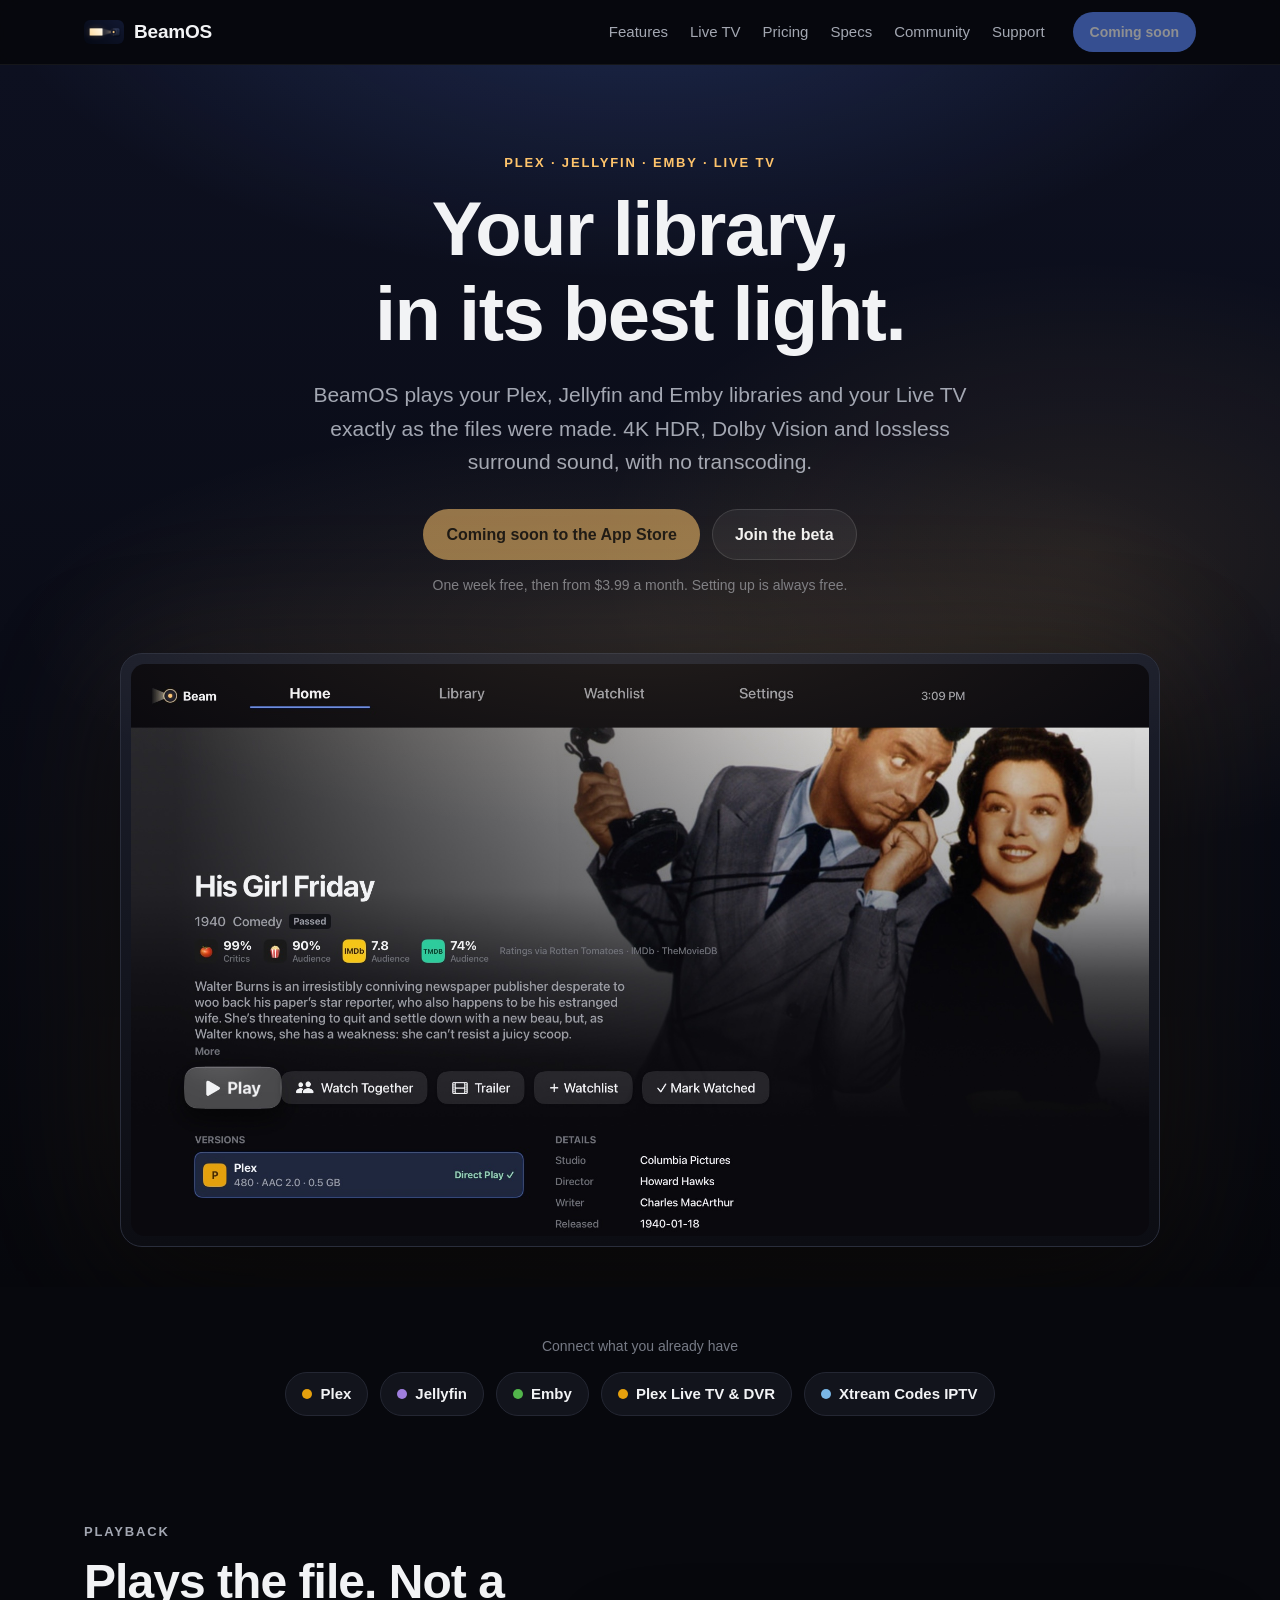
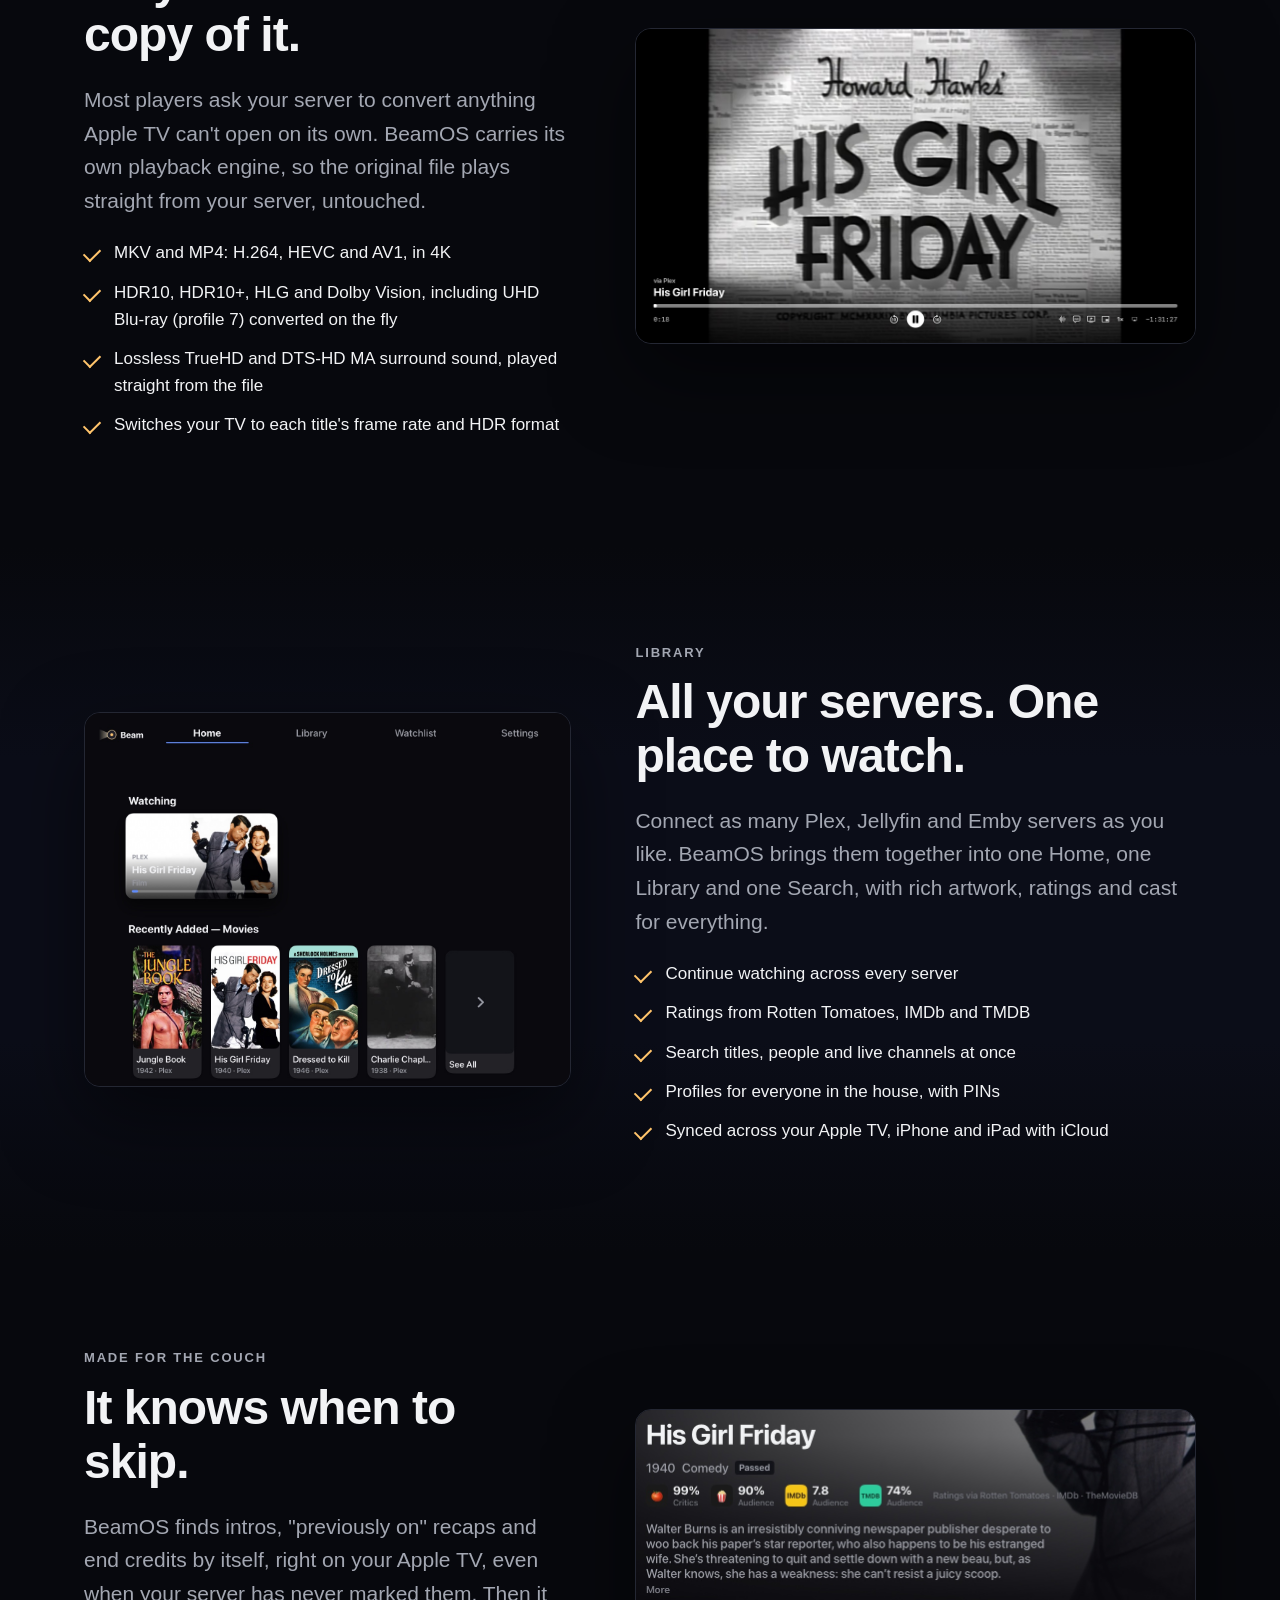
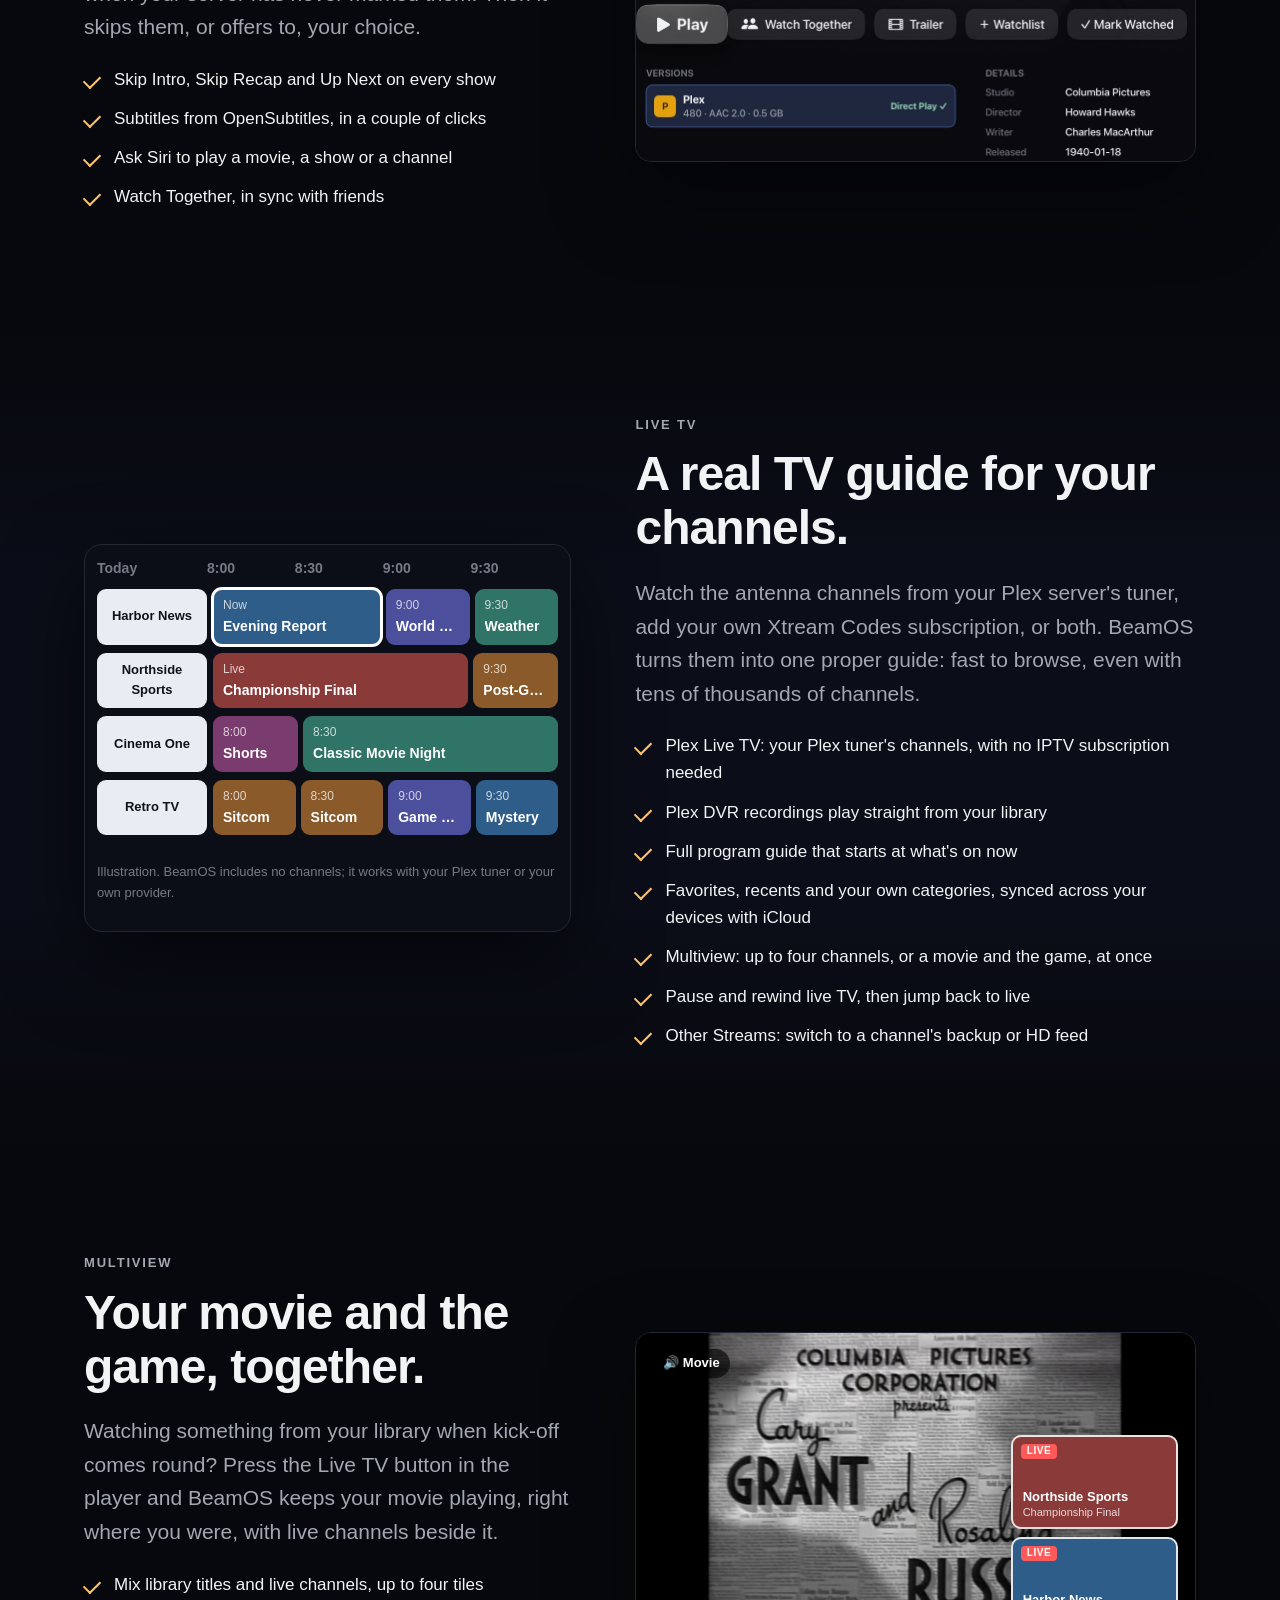
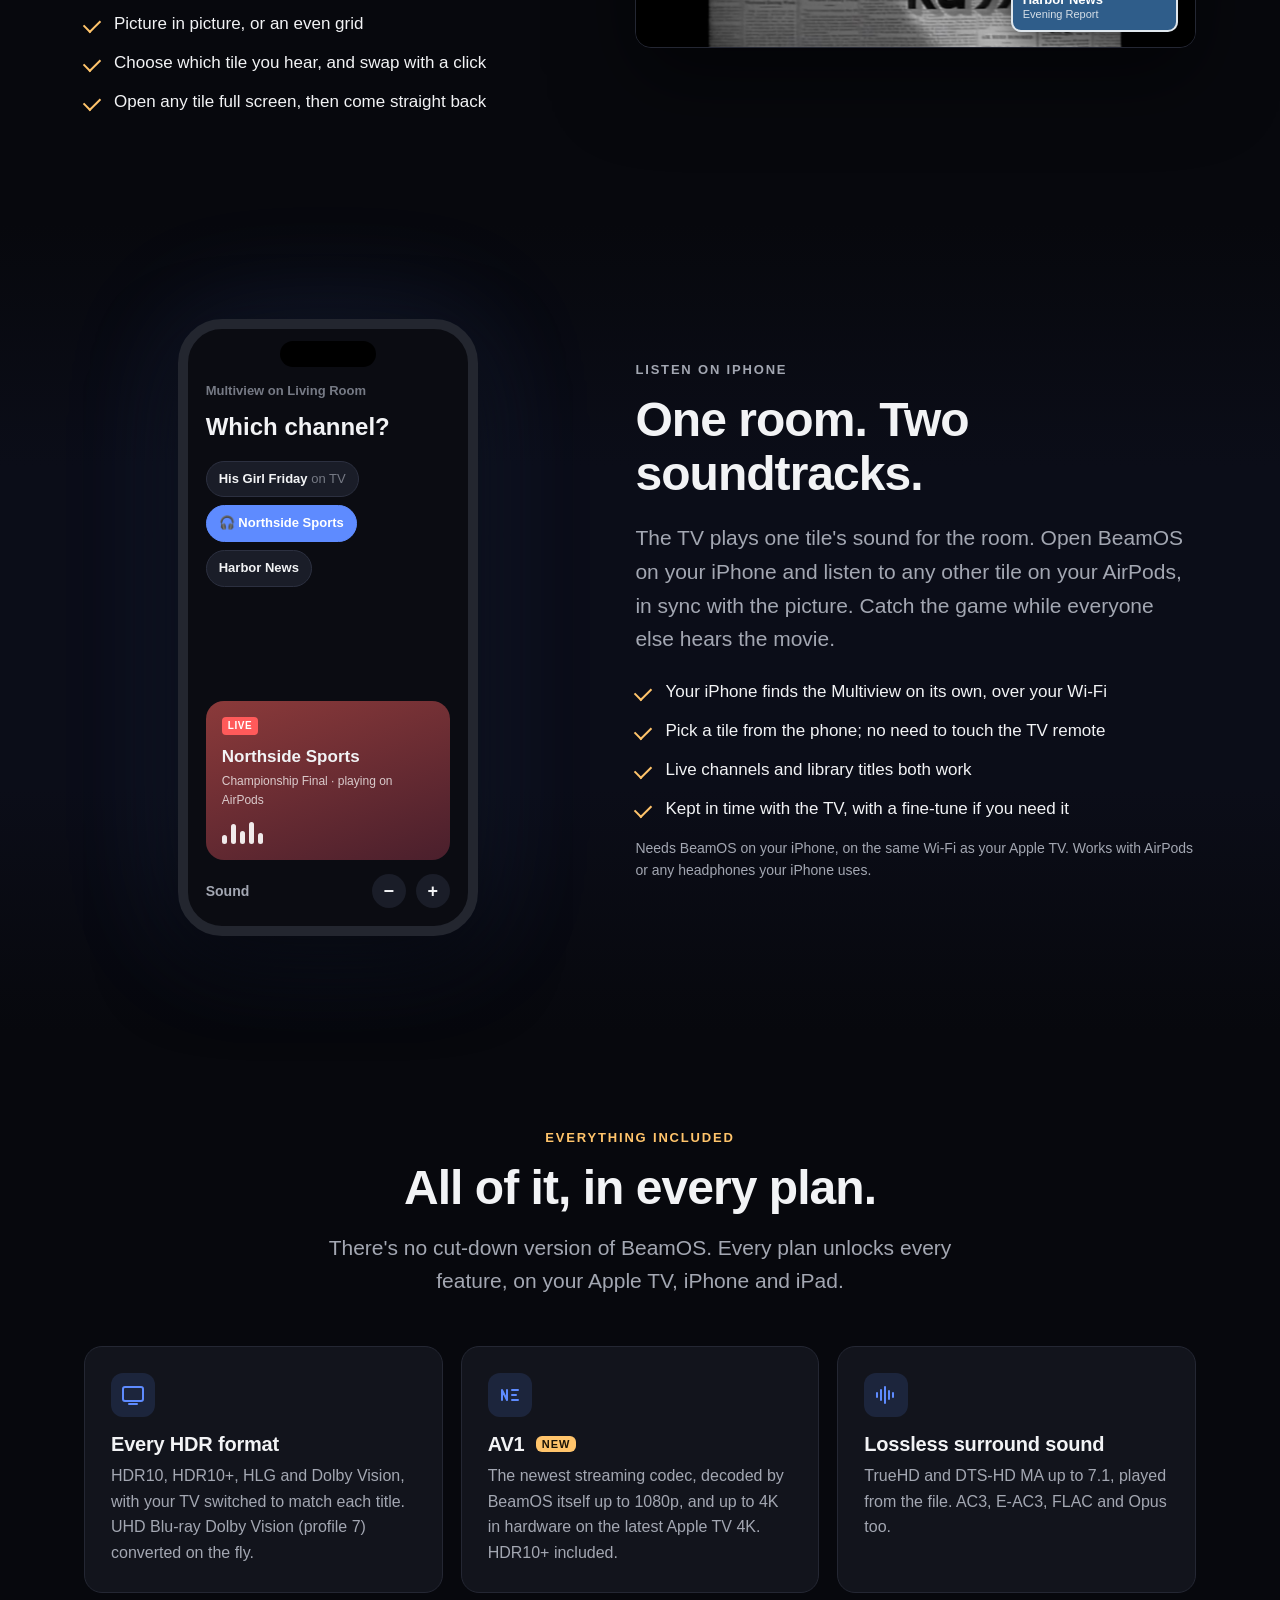
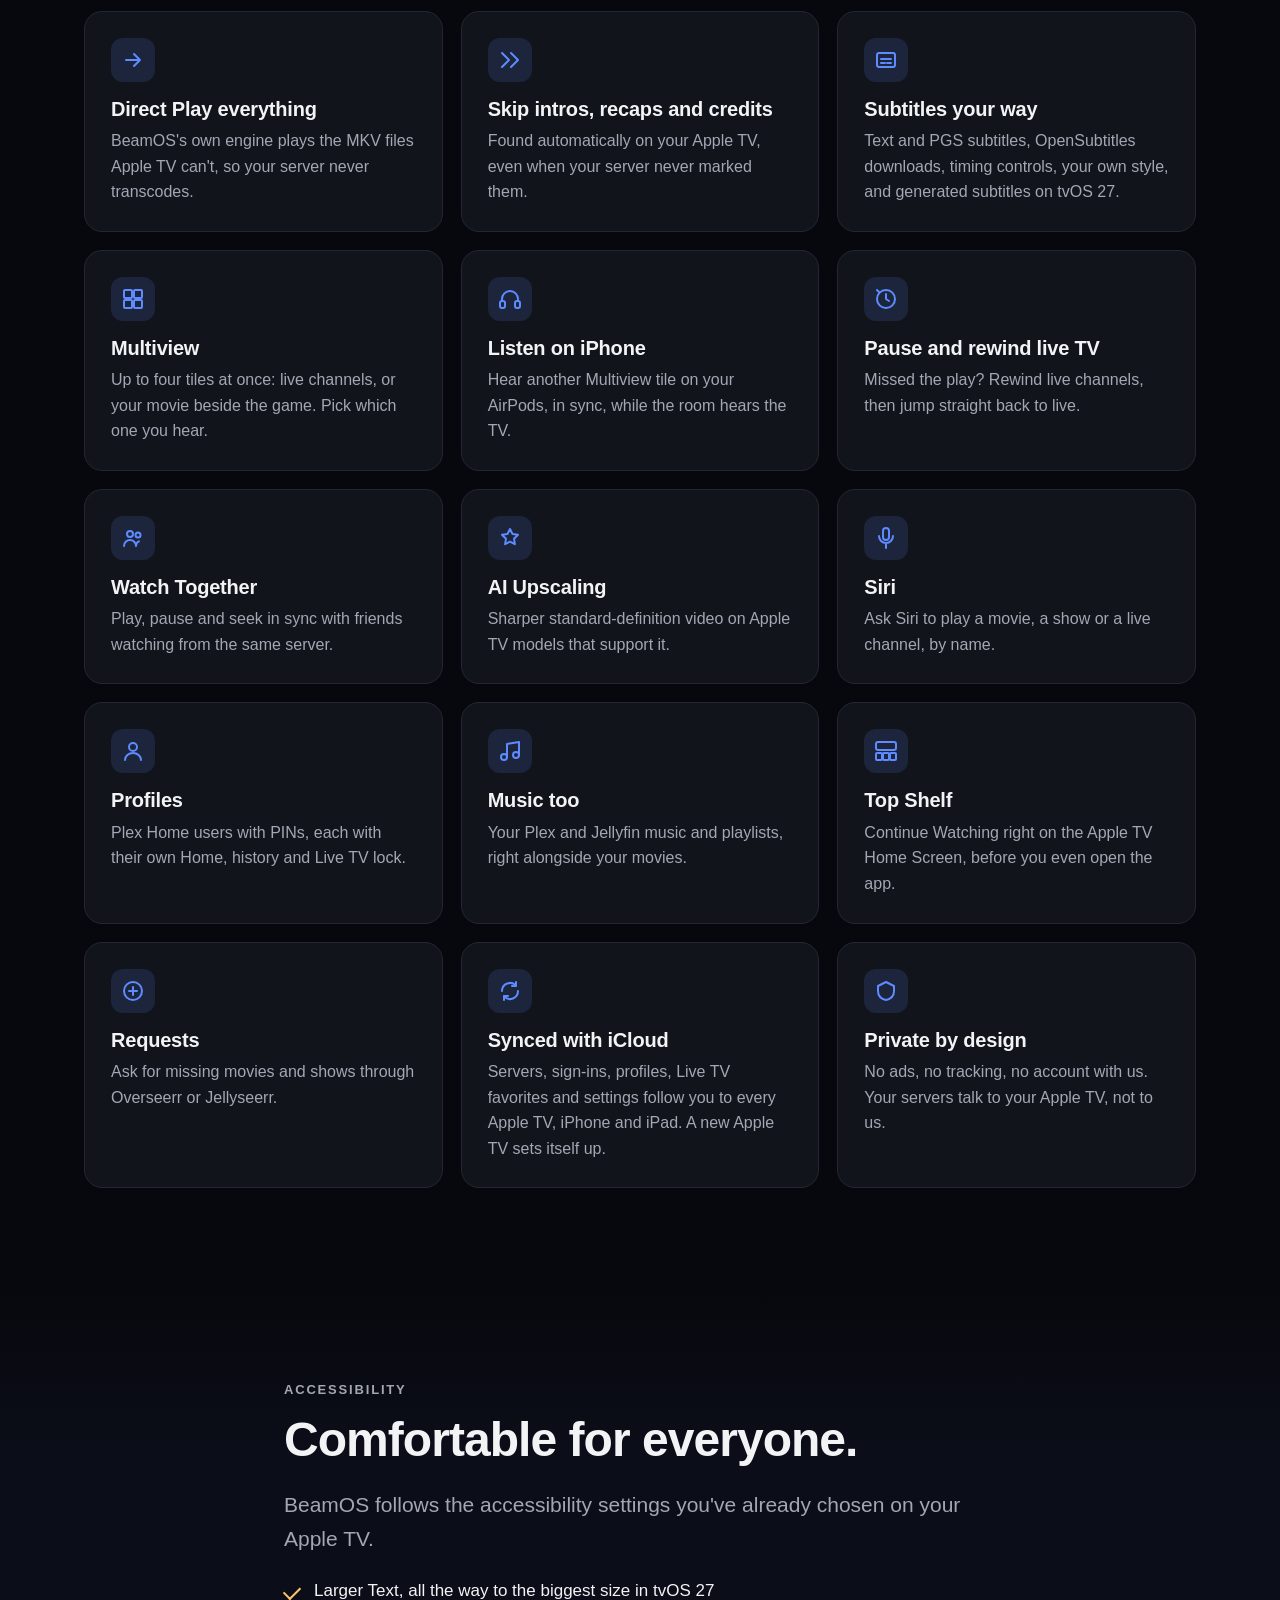
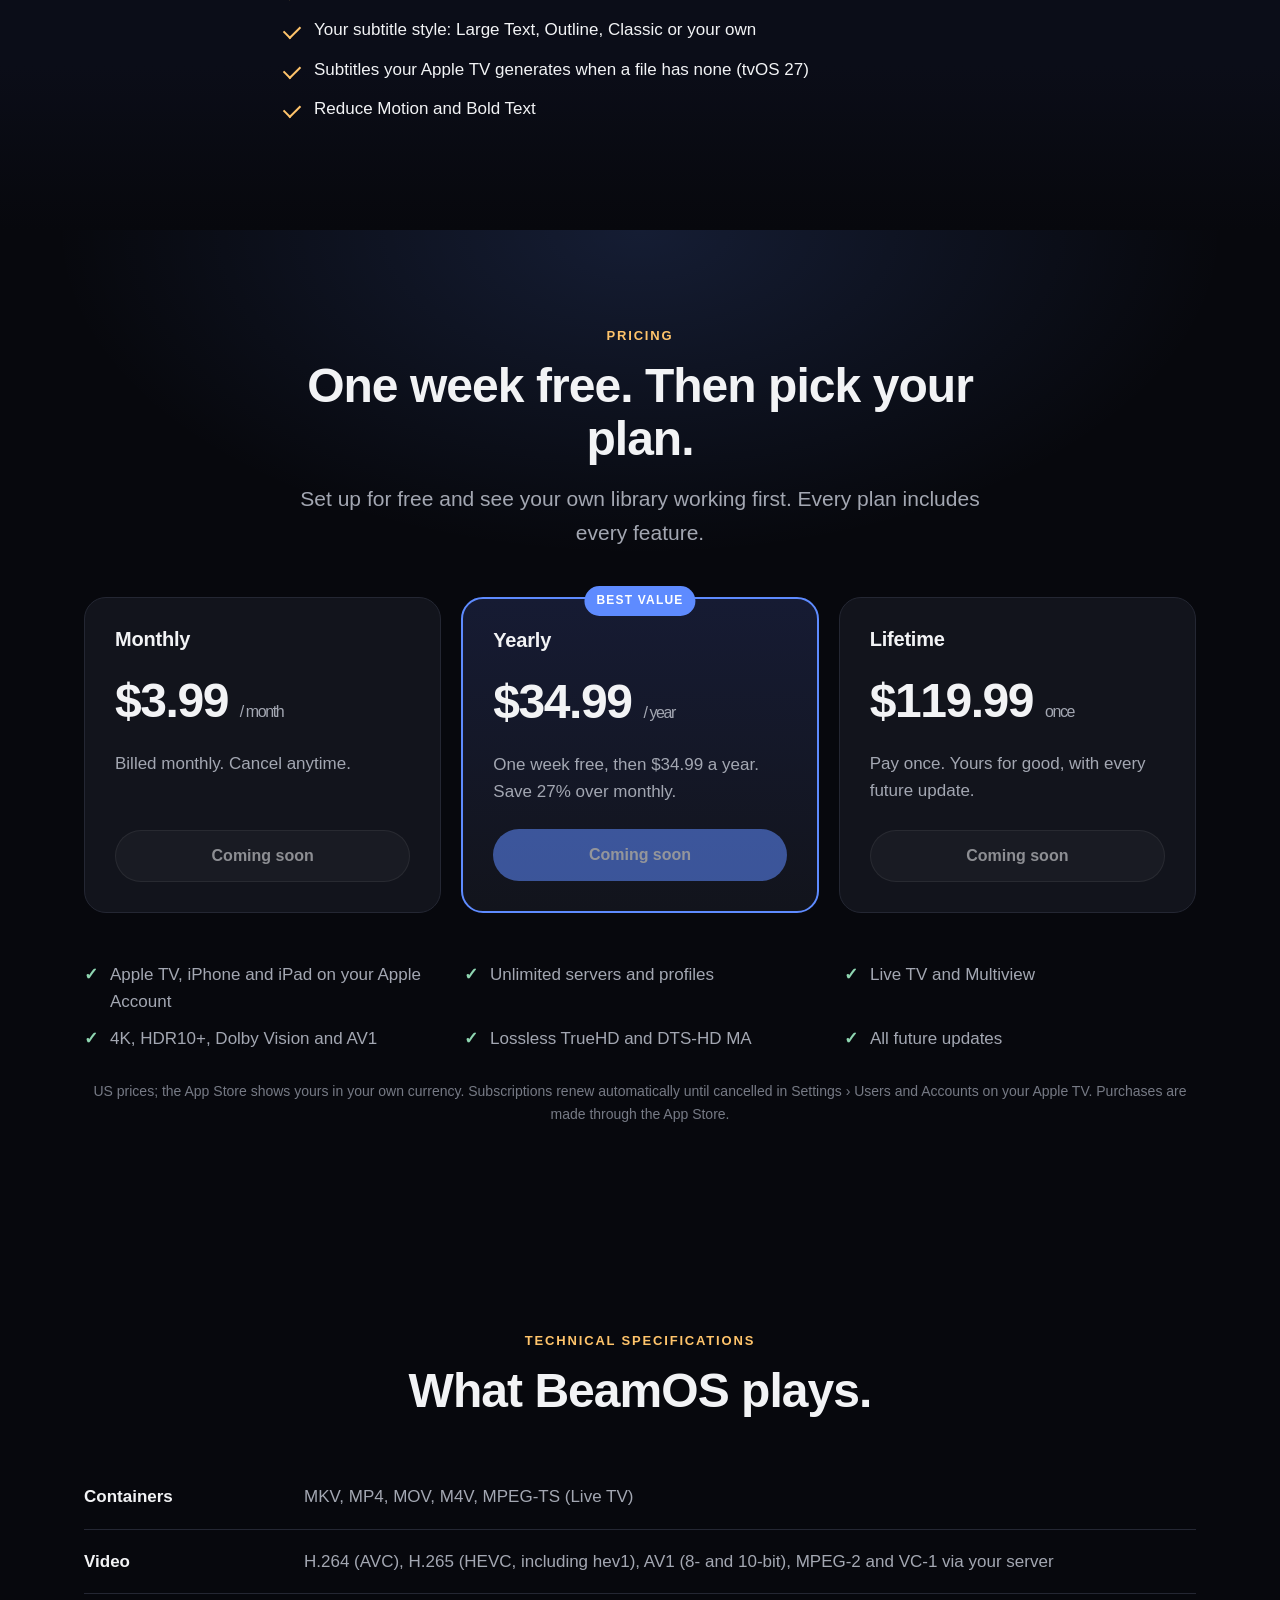
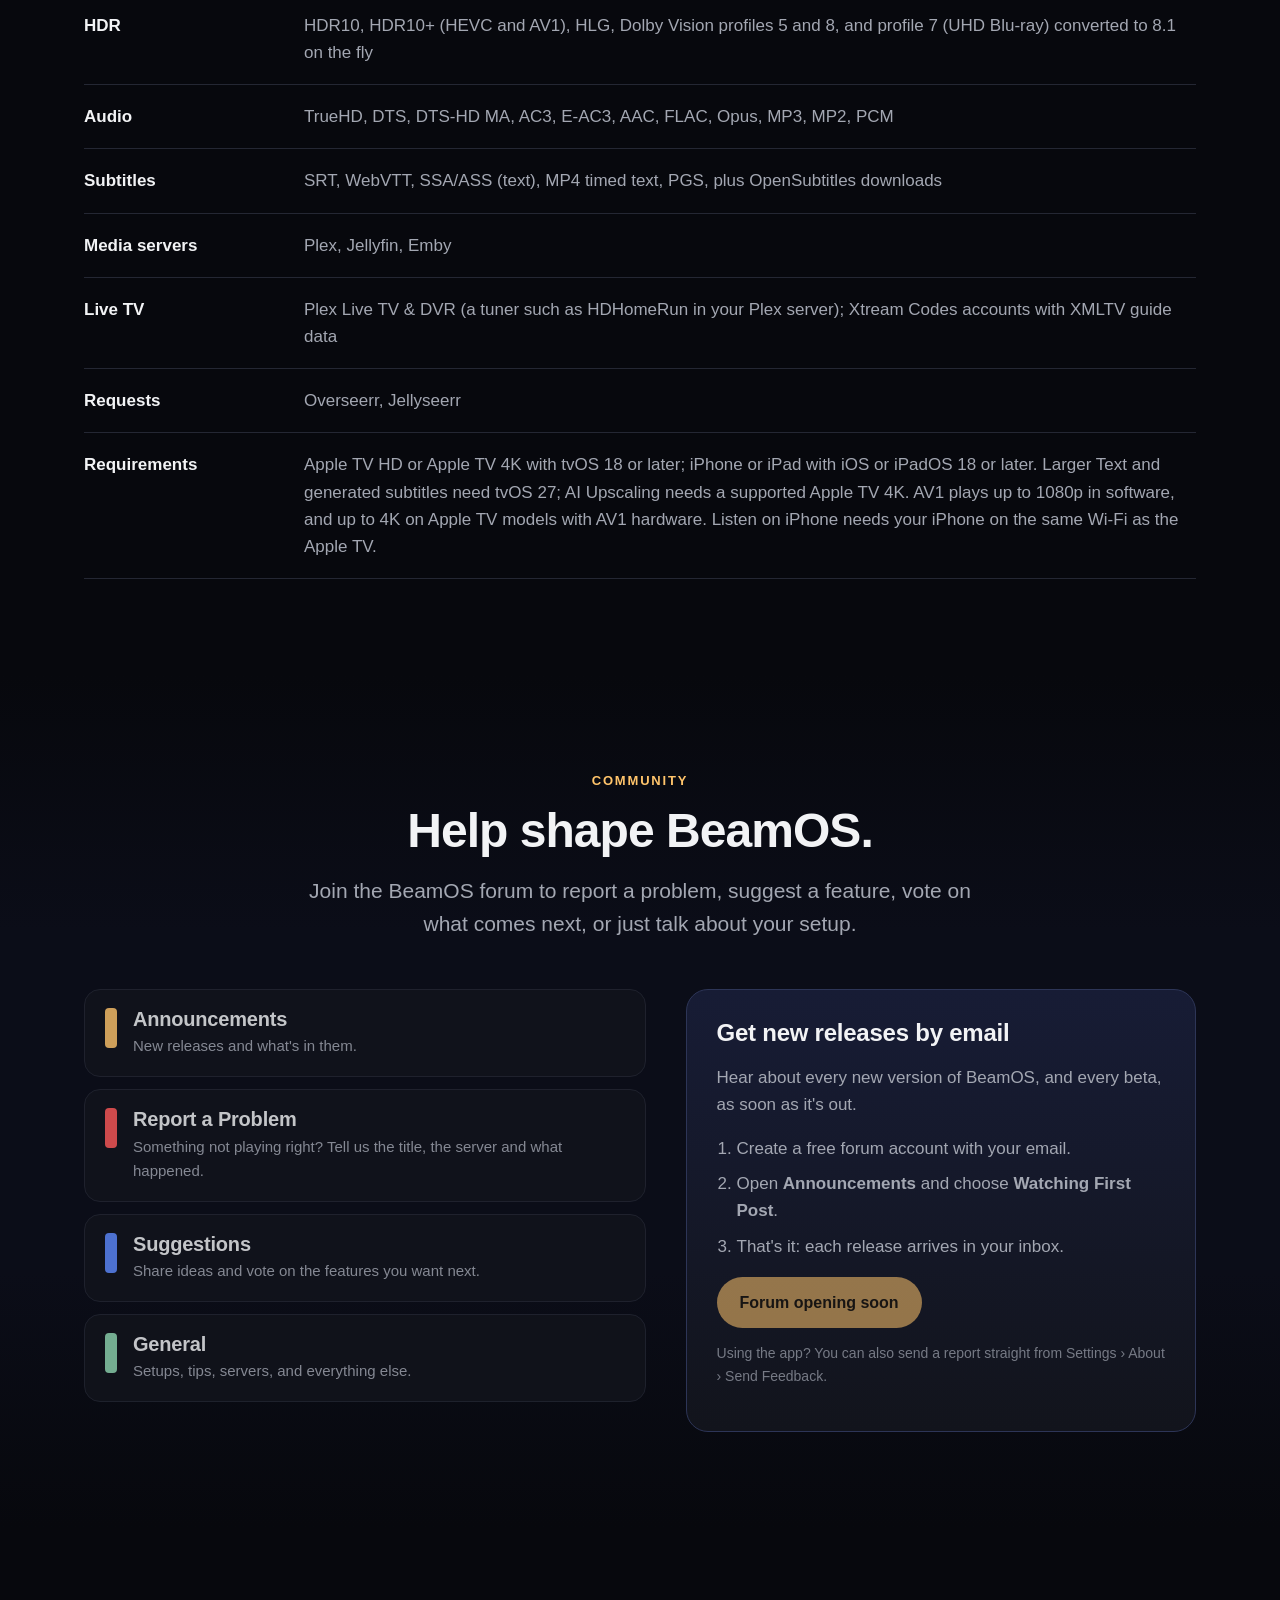
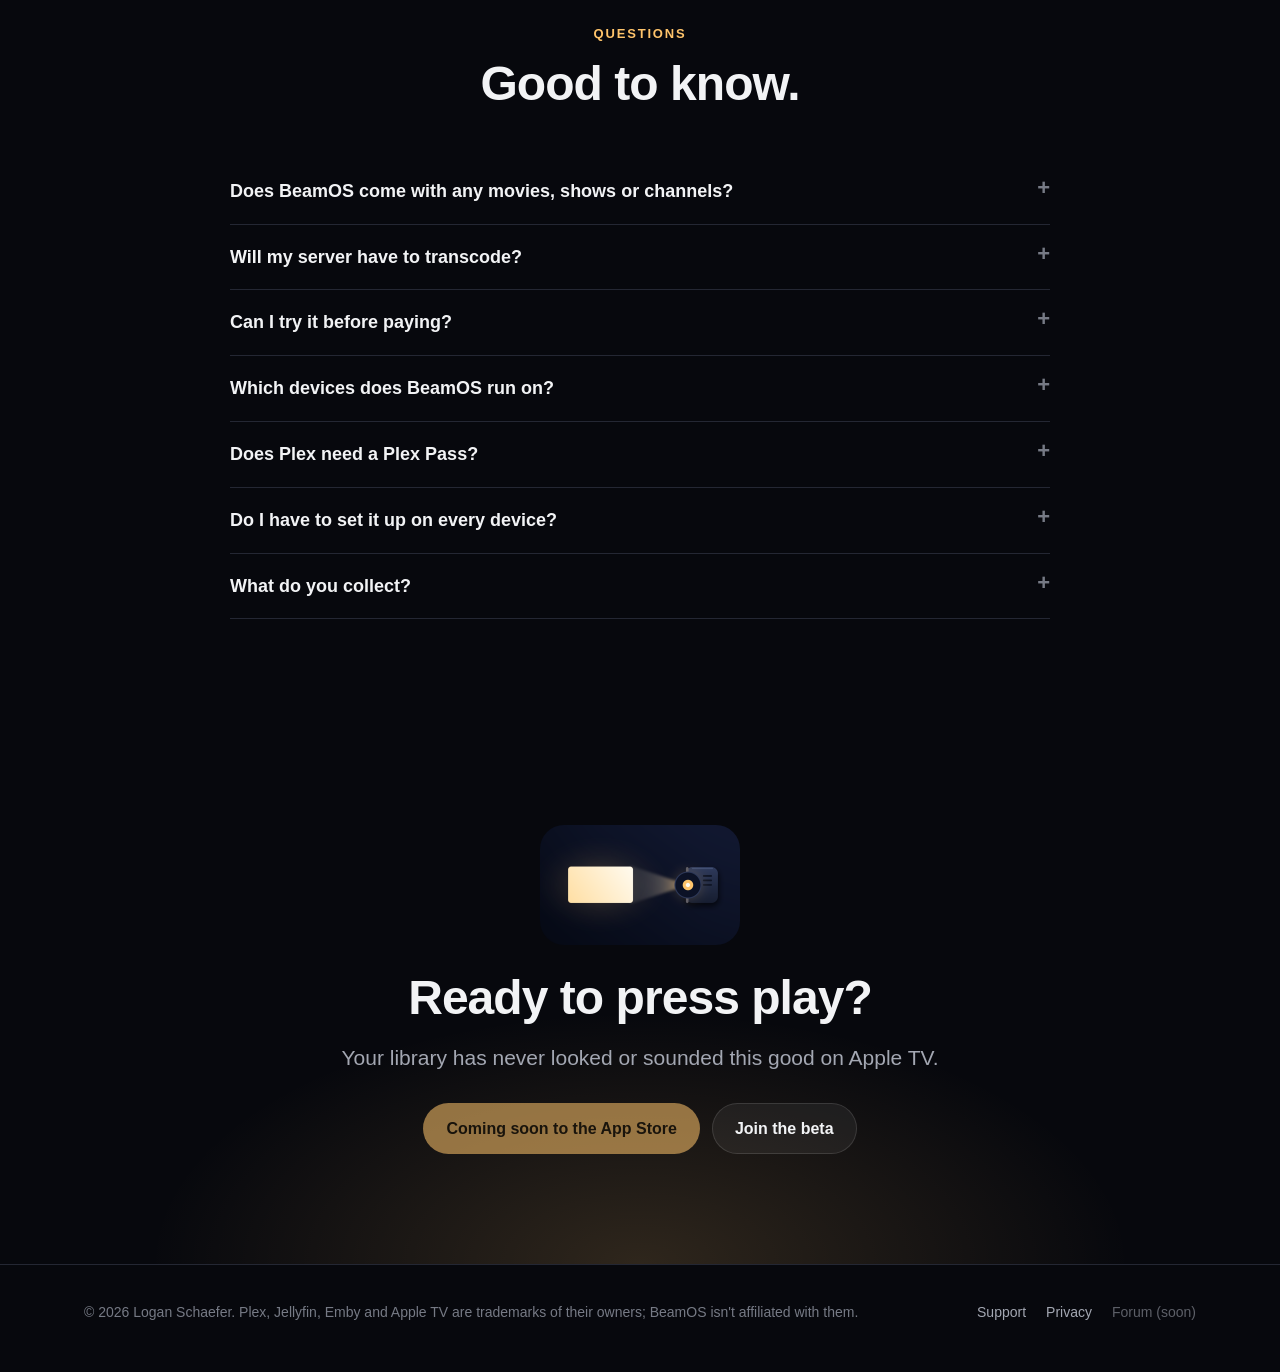
<file: index.html>
<!doctype html>
<html lang="en">
<head>
<meta charset="utf-8">
<meta name="viewport" content="width=device-width, initial-scale=1">
<title>BeamOS — The player for Plex, Jellyfin, Emby and Live TV</title>
<meta name="description" content="BeamOS plays your Plex, Jellyfin and Emby libraries and your Live TV exactly as the files were made: 4K, HDR10+, Dolby Vision, AV1 and lossless audio with no transcoding.">
<meta property="og:title" content="BeamOS — The player for Plex, Jellyfin, Emby and Live TV">
<meta property="og:description" content="Your Plex, Jellyfin, Emby and Live TV, in its best light. 4K, HDR10+, Dolby Vision, AV1 and lossless audio, no transcoding.">
<meta property="og:image" content="assets/shot-title.jpg">
<meta name="theme-color" content="#07080d">
<link rel="icon" href="assets/icon.png">
<link rel="stylesheet" href="assets/site.css?v=8">
<script src="assets/config.js?v=2" defer></script>
</head>
<body>

<header class="site-header">
  <div class="wrap">
    <a class="brand" href="#top"><img src="assets/icon.png" alt="">BeamOS</a>
    <button class="menu-toggle" aria-expanded="false" aria-controls="site-nav">Menu</button>
    <nav class="nav" id="site-nav" aria-label="Main">
      <a href="#features">Features</a>
      <a href="#live-tv">Live TV</a>
      <a href="#pricing">Pricing</a>
      <a href="#specs">Specs</a>
      <a href="#community">Community</a>
      <a href="support.html">Support</a>
    </nav>
    <a class="btn btn-primary btn-small" data-link="appStore" data-soon-text="Coming soon">Get BeamOS</a>
  </div>
</header>

<main id="top">

  <section class="hero">
    <div class="wrap">
      <p class="eyebrow">Plex · Jellyfin · Emby · Live TV</p>
      <h1>Your library,<br>in its best light.</h1>
      <p class="lede">BeamOS plays your Plex, Jellyfin and Emby libraries and your Live TV exactly as the files were made. 4K HDR, Dolby Vision and lossless surround sound, with no transcoding.</p>
      <div class="hero-actions">
        <a class="btn btn-amber" data-link="appStore" data-soon-text="Coming soon to the App Store">Download on the App Store</a>
        <a class="btn btn-ghost" data-link="testFlight" data-soon-text="Beta closed">Join the beta</a>
      </div>
      <p class="hero-note small">One week free, then from $3.99 a month. Setting up is always free.</p>
      <div class="screen">
        <img src="assets/shot-title.jpg" width="1920" height="1080" alt="A BeamOS title page on Apple TV for His Girl Friday, with ratings, a synopsis, Play, Watch Together and a Direct Play version.">
      </div>
    </div>
  </section>

  <div class="servers">
    <div class="wrap">
      <p class="small">Connect what you already have</p>
      <ul>
        <li class="chip"><span class="dot" style="background:#e5a00d"></span>Plex</li>
        <li class="chip"><span class="dot" style="background:#9f7ede"></span>Jellyfin</li>
        <li class="chip"><span class="dot" style="background:#52b54b"></span>Emby</li>
        <li class="chip"><span class="dot" style="background:#e5a00d"></span>Plex Live TV &amp; DVR</li>
        <li class="chip"><span class="dot" style="background:#7ab8e8"></span>Xtream Codes IPTV</li>
      </ul>
    </div>
  </div>

  <!-- Stories -->
  <section id="features">
    <div class="wrap story">
      <div class="story-text">
        <p class="eyebrow">Playback</p>
        <h2>Plays the file. Not a copy of it.</h2>
        <p class="lede">Most players ask your server to convert anything Apple TV can't open on its own. BeamOS carries its own playback engine, so the original file plays straight from your server, untouched.</p>
        <ul>
          <li>MKV and MP4: H.264, HEVC and AV1, in 4K</li>
          <li>HDR10, HDR10+, HLG and Dolby Vision, including UHD Blu-ray (profile 7) converted on the fly</li>
          <li>Lossless TrueHD and DTS-HD MA surround sound, played straight from the file</li>
          <li>Switches your TV to each title's frame rate and HDR format</li>
        </ul>
      </div>
      <div class="shot"><img src="assets/shot-player.jpg?v=2" width="2400" height="1350" loading="lazy" alt="BeamOS player with its simple controls over a black-and-white film."></div>
    </div>
  </section>

  <section class="band">
    <div class="wrap story flip">
      <div class="story-text">
        <p class="eyebrow">Library</p>
        <h2>All your servers. One place to watch.</h2>
        <p class="lede">Connect as many Plex, Jellyfin and Emby servers as you like. BeamOS brings them together into one Home, one Library and one Search, with rich artwork, ratings and cast for everything.</p>
        <ul>
          <li>Continue watching across every server</li>
          <li>Ratings from Rotten Tomatoes, IMDb and TMDB</li>
          <li>Search titles, people and live channels at once</li>
          <li>Profiles for everyone in the house, with PINs</li>
          <li>Synced across your Apple TV, iPhone and iPad with iCloud</li>
        </ul>
      </div>
      <div class="shot"><img src="assets/shot-home.jpg" width="1340" height="1030" loading="lazy" alt="The BeamOS Home screen with a Watching row and Recently Added movies."></div>
    </div>
  </section>

  <section>
    <div class="wrap story">
      <div class="story-text">
        <p class="eyebrow">Made for the couch</p>
        <h2>It knows when to skip.</h2>
        <p class="lede">BeamOS finds intros, "previously on" recaps and end credits by itself, right on your Apple TV, even when your server has never marked them. Then it skips them, or offers to, your choice.</p>
        <ul>
          <li>Skip Intro, Skip Recap and Up Next on every show</li>
          <li>Subtitles from OpenSubtitles, in a couple of clicks</li>
          <li>Ask Siri to play a movie, a show or a channel</li>
          <li>Watch Together, in sync with friends</li>
        </ul>
      </div>
      <div class="shot"><img src="assets/shot-title-actions.jpg" width="1120" height="705" loading="lazy" alt="Close-up of a BeamOS title page: Play, Watch Together, Trailer and Watchlist, with ratings and a Direct Play version."></div>
    </div>
  </section>

  <!-- Live TV -->
  <section id="live-tv" class="band">
    <div class="wrap story flip">
      <div class="story-text">
        <p class="eyebrow">Live TV</p>
        <h2>A real TV guide for your channels.</h2>
        <p class="lede">Watch the antenna channels from your Plex server's tuner, add your own Xtream Codes subscription, or both. BeamOS turns them into one proper guide: fast to browse, even with tens of thousands of channels.</p>
        <ul>
          <li>Plex Live TV: your Plex tuner's channels, with no IPTV subscription needed</li>
          <li>Plex DVR recordings play straight from your library</li>
          <li>Full program guide that starts at what's on now</li>
          <li>Favorites, recents and your own categories, synced across your devices with iCloud</li>
          <li>Multiview: up to four channels, or a movie and the game, at once</li>
          <li>Pause and rewind live TV, then jump back to live</li>
          <li>Other Streams: switch to a channel's backup or HD feed</li>
        </ul>
      </div>
      <div class="guide" role="img" aria-label="Illustration of the BeamOS Live TV guide with four channels and their programs.">
        <div class="guide-head"><span>Today</span><span>8:00</span><span>8:30</span><span>9:00</span><span>9:30</span></div>
        <div class="guide-row"><div class="ch">Harbor News</div>
          <div class="progs" style="grid-template-columns:2fr 1fr 1fr"><div class="prog p1 focus"><small>Now</small><b>Evening Report</b></div><div class="prog p5"><small>9:00</small><b>World Tonight</b></div><div class="prog p3"><small>9:30</small><b>Weather</b></div></div></div>
        <div class="guide-row"><div class="ch">Northside Sports</div>
          <div class="progs" style="grid-template-columns:3fr 1fr"><div class="prog p6"><small>Live</small><b>Championship Final</b></div><div class="prog p4"><small>9:30</small><b>Post-Game</b></div></div></div>
        <div class="guide-row"><div class="ch">Cinema One</div>
          <div class="progs" style="grid-template-columns:1fr 3fr"><div class="prog p2"><small>8:00</small><b>Shorts</b></div><div class="prog p3"><small>8:30</small><b>Classic Movie Night</b></div></div></div>
        <div class="guide-row"><div class="ch">Retro TV</div>
          <div class="progs" style="grid-template-columns:1fr 1fr 1fr 1fr"><div class="prog p4"><small>8:00</small><b>Sitcom</b></div><div class="prog p4"><small>8:30</small><b>Sitcom</b></div><div class="prog p5"><small>9:00</small><b>Game Show</b></div><div class="prog p1"><small>9:30</small><b>Mystery</b></div></div></div>
        <p class="guide-foot">Illustration. BeamOS includes no channels; it works with your Plex tuner or your own provider.</p>
      </div>
    </div>
  </section>

  <!-- Multiview -->
  <section id="multiview">
    <div class="wrap story">
      <div class="story-text">
        <p class="eyebrow">Multiview</p>
        <h2>Your movie and the game, together.</h2>
        <p class="lede">Watching something from your library when kick-off comes round? Press the Live TV button in the player and BeamOS keeps your movie playing, right where you were, with live channels beside it.</p>
        <ul>
          <li>Mix library titles and live channels, up to four tiles</li>
          <li>Picture in picture, or an even grid</li>
          <li>Choose which tile you hear, and swap with a click</li>
          <li>Open any tile full screen, then come straight back</li>
        </ul>
      </div>
      <div class="mv" role="img" aria-label="Illustration of Multiview: a black-and-white movie fills the screen while two live channels play in small tiles in the corner.">
        <img src="assets/shot-film.jpg" width="2400" height="1350" loading="lazy" alt="">
        <div class="mv-stack">
          <div class="mv-tile p6"><span class="mv-live">LIVE</span><b>Northside Sports</b><small>Championship Final</small></div>
          <div class="mv-tile p1"><span class="mv-live">LIVE</span><b>Harbor News</b><small>Evening Report</small></div>
        </div>
        <span class="mv-audio">🔊 Movie</span>
      </div>
    </div>
  </section>

  <!-- Listen on iPhone -->
  <section id="listen" class="band">
    <div class="wrap story flip">
      <div class="story-text">
        <p class="eyebrow">Listen on iPhone</p>
        <h2>One room. Two soundtracks.</h2>
        <p class="lede">The TV plays one tile's sound for the room. Open BeamOS on your iPhone and listen to any other tile on your AirPods, in sync with the picture. Catch the game while everyone else hears the movie.</p>
        <ul>
          <li>Your iPhone finds the Multiview on its own, over your Wi-Fi</li>
          <li>Pick a tile from the phone; no need to touch the TV remote</li>
          <li>Live channels and library titles both work</li>
          <li>Kept in time with the TV, with a fine-tune if you need it</li>
        </ul>
        <p class="small">Needs BeamOS on your iPhone, on the same Wi-Fi as your Apple TV. Works with AirPods or any headphones your iPhone uses.</p>
      </div>
      <div class="phone-wrap" role="img" aria-label="Illustration of the BeamOS iPhone app: Multiview on Living Room, choosing Northside Sports to hear on AirPods while the movie plays on the TV.">
        <div class="phone">
          <div class="phone-notch"></div>
          <p class="phone-kicker">Multiview on Living Room</p>
          <p class="phone-title">Which channel?</p>
          <div class="chip-row">
            <span class="pchip">His Girl Friday <em>on TV</em></span>
            <span class="pchip on">🎧 Northside Sports</span>
            <span class="pchip">Harbor News</span>
          </div>
          <div class="now">
            <span class="mv-live">LIVE</span>
            <b>Northside Sports</b>
            <small>Championship Final · playing on AirPods</small>
            <div class="bars"><i></i><i></i><i></i><i></i><i></i></div>
          </div>
          <div class="sync"><span>Sound</span><span class="pm">−</span><span class="pm">+</span></div>
        </div>
      </div>
    </div>
  </section>

  <!-- Feature grid -->
  <section>
    <div class="wrap">
      <div class="grid-head">
        <p class="eyebrow">Everything included</p>
        <h2>All of it, in every plan.</h2>
        <p class="lede">There's no cut-down version of BeamOS. Every plan unlocks every feature, on your Apple TV, iPhone and iPad.</p>
      </div>
      <div class="features">
        <div class="feature"><div class="icon"><svg viewBox="0 0 24 24" fill="none" stroke="currentColor" stroke-width="2" stroke-linecap="round" stroke-linejoin="round"><rect x="2" y="4" width="20" height="14" rx="2"/><path d="M8 21h8"/></svg></div><h3>Every HDR format</h3><p>HDR10, HDR10+, HLG and Dolby Vision, with your TV switched to match each title. UHD Blu-ray Dolby Vision (profile 7) converted on the fly.</p></div>
        <div class="feature"><div class="icon"><svg viewBox="0 0 24 24" fill="none" stroke="currentColor" stroke-width="2" stroke-linecap="round" stroke-linejoin="round"><path d="M4 17V7l5 10V7M14 7h6M14 12h4M14 17h6"/></svg></div><h3>AV1 <span class="tag">NEW</span></h3><p>The newest streaming codec, decoded by BeamOS itself up to 1080p, and up to 4K in hardware on the latest Apple TV 4K. HDR10+ included.</p></div>
        <div class="feature"><div class="icon"><svg viewBox="0 0 24 24" fill="none" stroke="currentColor" stroke-width="2" stroke-linecap="round" stroke-linejoin="round"><path d="M3 10v4M7 7v10M11 4v16M15 8v8M19 10v4"/></svg></div><h3>Lossless surround sound</h3><p>TrueHD and DTS-HD MA up to 7.1, played from the file. AC3, E-AC3, FLAC and Opus too.</p></div>
        <div class="feature"><div class="icon"><svg viewBox="0 0 24 24" fill="none" stroke="currentColor" stroke-width="2" stroke-linecap="round" stroke-linejoin="round"><path d="M5 12h14M13 6l6 6-6 6"/></svg></div><h3>Direct Play everything</h3><p>BeamOS's own engine plays the MKV files Apple TV can't, so your server never transcodes.</p></div>
        <div class="feature"><div class="icon"><svg viewBox="0 0 24 24" fill="none" stroke="currentColor" stroke-width="2" stroke-linecap="round" stroke-linejoin="round"><path d="M13 5l7 7-7 7M4 5l7 7-7 7"/></svg></div><h3>Skip intros, recaps and credits</h3><p>Found automatically on your Apple TV, even when your server never marked them.</p></div>
        <div class="feature"><div class="icon"><svg viewBox="0 0 24 24" fill="none" stroke="currentColor" stroke-width="2" stroke-linecap="round" stroke-linejoin="round"><rect x="3" y="5" width="18" height="14" rx="2"/><path d="M7 15h4M13 15h4M7 11h10"/></svg></div><h3>Subtitles your way</h3><p>Text and PGS subtitles, OpenSubtitles downloads, timing controls, your own style, and generated subtitles on tvOS 27.</p></div>
        <div class="feature"><div class="icon"><svg viewBox="0 0 24 24" fill="none" stroke="currentColor" stroke-width="2" stroke-linecap="round" stroke-linejoin="round"><rect x="3" y="3" width="8" height="8" rx="1"/><rect x="13" y="3" width="8" height="8" rx="1"/><rect x="3" y="13" width="8" height="8" rx="1"/><rect x="13" y="13" width="8" height="8" rx="1"/></svg></div><h3>Multiview</h3><p>Up to four tiles at once: live channels, or your movie beside the game. Pick which one you hear.</p></div>
        <div class="feature"><div class="icon"><svg viewBox="0 0 24 24" fill="none" stroke="currentColor" stroke-width="2" stroke-linecap="round" stroke-linejoin="round"><path d="M4 14v-2a8 8 0 0 1 16 0v2"/><rect x="2" y="14" width="5" height="7" rx="2"/><rect x="17" y="14" width="5" height="7" rx="2"/></svg></div><h3>Listen on iPhone</h3><p>Hear another Multiview tile on your AirPods, in sync, while the room hears the TV.</p></div>
        <div class="feature"><div class="icon"><svg viewBox="0 0 24 24" fill="none" stroke="currentColor" stroke-width="2" stroke-linecap="round" stroke-linejoin="round"><circle cx="12" cy="12" r="9"/><path d="M12 7v5l3 2M5 5l-2-2"/></svg></div><h3>Pause and rewind live TV</h3><p>Missed the play? Rewind live channels, then jump straight back to live.</p></div>
        <div class="feature"><div class="icon"><svg viewBox="0 0 24 24" fill="none" stroke="currentColor" stroke-width="2" stroke-linecap="round" stroke-linejoin="round"><circle cx="9" cy="8" r="3"/><circle cx="17" cy="9" r="2.5"/><path d="M3 20c0-3.3 2.7-6 6-6s6 2.7 6 6M15 20c0-2.2 1.3-4 3-4.6"/></svg></div><h3>Watch Together</h3><p>Play, pause and seek in sync with friends watching from the same server.</p></div>
        <div class="feature"><div class="icon"><svg viewBox="0 0 24 24" fill="none" stroke="currentColor" stroke-width="2" stroke-linecap="round" stroke-linejoin="round"><path d="M12 3l2.5 5 5.5.8-4 3.9.9 5.5L12 15.6 7.1 18.2l.9-5.5-4-3.9 5.5-.8z"/></svg></div><h3>AI Upscaling</h3><p>Sharper standard-definition video on Apple TV models that support it.</p></div>
        <div class="feature"><div class="icon"><svg viewBox="0 0 24 24" fill="none" stroke="currentColor" stroke-width="2" stroke-linecap="round" stroke-linejoin="round"><path d="M12 2a3 3 0 0 0-3 3v6a3 3 0 0 0 6 0V5a3 3 0 0 0-3-3z"/><path d="M19 10a7 7 0 0 1-14 0M12 17v5"/></svg></div><h3>Siri</h3><p>Ask Siri to play a movie, a show or a live channel, by name.</p></div>
        <div class="feature"><div class="icon"><svg viewBox="0 0 24 24" fill="none" stroke="currentColor" stroke-width="2" stroke-linecap="round" stroke-linejoin="round"><circle cx="12" cy="8" r="4"/><path d="M4 21c0-4 3.6-7 8-7s8 3 8 7"/></svg></div><h3>Profiles</h3><p>Plex Home users with PINs, each with their own Home, history and Live TV lock.</p></div>
        <div class="feature"><div class="icon"><svg viewBox="0 0 24 24" fill="none" stroke="currentColor" stroke-width="2" stroke-linecap="round" stroke-linejoin="round"><path d="M9 18V5l12-2v13"/><circle cx="6" cy="18" r="3"/><circle cx="18" cy="16" r="3"/></svg></div><h3>Music too</h3><p>Your Plex and Jellyfin music and playlists, right alongside your movies.</p></div>
        <div class="feature"><div class="icon"><svg viewBox="0 0 24 24" fill="none" stroke="currentColor" stroke-width="2" stroke-linecap="round" stroke-linejoin="round"><rect x="2" y="3" width="20" height="8" rx="2"/><rect x="2" y="14" width="6" height="7" rx="1"/><rect x="9" y="14" width="6" height="7" rx="1"/><rect x="16" y="14" width="6" height="7" rx="1"/></svg></div><h3>Top Shelf</h3><p>Continue Watching right on the Apple TV Home Screen, before you even open the app.</p></div>
        <div class="feature"><div class="icon"><svg viewBox="0 0 24 24" fill="none" stroke="currentColor" stroke-width="2" stroke-linecap="round" stroke-linejoin="round"><circle cx="12" cy="12" r="9"/><path d="M8 12h8M12 8v8"/></svg></div><h3>Requests</h3><p>Ask for missing movies and shows through Overseerr or Jellyseerr.</p></div>
        <div class="feature"><div class="icon"><svg viewBox="0 0 24 24" fill="none" stroke="currentColor" stroke-width="2" stroke-linecap="round" stroke-linejoin="round"><path d="M4 12a8 8 0 0 1 14-5.3M20 12a8 8 0 0 1-14 5.3"/><path d="M18 3v4h-4M6 21v-4h4"/></svg></div><h3>Synced with iCloud</h3><p>Servers, sign-ins, profiles, Live TV favorites and settings follow you to every Apple TV, iPhone and iPad. A new Apple TV sets itself up.</p></div>
        <div class="feature"><div class="icon"><svg viewBox="0 0 24 24" fill="none" stroke="currentColor" stroke-width="2" stroke-linecap="round" stroke-linejoin="round"><path d="M12 3l8 4v5c0 5-3.5 8-8 9-4.5-1-8-4-8-9V7z"/></svg></div><h3>Private by design</h3><p>No ads, no tracking, no account with us. Your servers talk to your Apple TV, not to us.</p></div>
      </div>
    </div>
  </section>

  <!-- Accessibility -->
  <section class="band">
    <div class="wrap story solo">
      <div class="story-text">
        <p class="eyebrow">Accessibility</p>
        <h2>Comfortable for everyone.</h2>
        <p class="lede">BeamOS follows the accessibility settings you've already chosen on your Apple TV.</p>
        <ul>
          <li>Larger Text, all the way to the biggest size in tvOS 27</li>
          <li>Your subtitle style: Large Text, Outline, Classic or your own</li>
          <li>Subtitles your Apple TV generates when a file has none (tvOS 27)</li>
          <li>Reduce Motion and Bold Text</li>
        </ul>
      </div>
    </div>
  </section>

  <!-- Pricing -->
  <section id="pricing" class="pricing">
    <div class="wrap">
      <div class="grid-head">
        <p class="eyebrow">Pricing</p>
        <h2>One week free. Then pick your plan.</h2>
        <p class="lede">Set up for free and see your own library working first. Every plan includes every feature.</p>
      </div>
      <div class="plans">
        <div class="plan">
          <h3>Monthly</h3>
          <p class="price">$3.99 <span class="per">/ month</span></p>
          <p class="note">Billed monthly. Cancel anytime.</p>
          <a class="btn btn-ghost" data-link="appStore" data-soon-text="Coming soon">Choose Monthly</a>
        </div>
        <div class="plan best">
          <span class="badge">BEST VALUE</span>
          <h3>Yearly</h3>
          <p class="price">$34.99 <span class="per">/ year</span></p>
          <p class="note">One week free, then $34.99 a year. Save 27% over monthly.</p>
          <a class="btn btn-primary" data-link="appStore" data-soon-text="Coming soon">Start your free week</a>
        </div>
        <div class="plan">
          <h3>Lifetime</h3>
          <p class="price">$119.99 <span class="per">once</span></p>
          <p class="note">Pay once. Yours for good, with every future update.</p>
          <a class="btn btn-ghost" data-link="appStore" data-soon-text="Coming soon">Buy Lifetime</a>
        </div>
      </div>
      <ul class="included">
        <li>Apple TV, iPhone and iPad on your Apple Account</li>
        <li>Unlimited servers and profiles</li>
        <li>Live TV and Multiview</li>
        <li>4K, HDR10+, Dolby Vision and AV1</li>
        <li>Lossless TrueHD and DTS-HD MA</li>
        <li>All future updates</li>
      </ul>
      <p class="fine small">US prices; the App Store shows yours in your own currency. Subscriptions renew automatically until cancelled in Settings › Users and Accounts on your Apple TV. Purchases are made through the App Store.</p>
    </div>
  </section>

  <!-- Specs -->
  <section id="specs">
    <div class="wrap">
      <div class="grid-head">
        <p class="eyebrow">Technical specifications</p>
        <h2>What BeamOS plays.</h2>
      </div>
      <table class="specs">
        <tr><th scope="row">Containers</th><td>MKV, MP4, MOV, M4V, MPEG-TS (Live TV)</td></tr>
        <tr><th scope="row">Video</th><td>H.264 (AVC), H.265 (HEVC, including hev1), AV1 (8- and 10-bit), MPEG-2 and VC-1 via your server</td></tr>
        <tr><th scope="row">HDR</th><td>HDR10, HDR10+ (HEVC and AV1), HLG, Dolby Vision profiles 5 and 8, and profile 7 (UHD Blu-ray) converted to 8.1 on the fly</td></tr>
        <tr><th scope="row">Audio</th><td>TrueHD, DTS, DTS-HD MA, AC3, E-AC3, AAC, FLAC, Opus, MP3, MP2, PCM</td></tr>
        <tr><th scope="row">Subtitles</th><td>SRT, WebVTT, SSA/ASS (text), MP4 timed text, PGS, plus OpenSubtitles downloads</td></tr>
        <tr><th scope="row">Media servers</th><td>Plex, Jellyfin, Emby</td></tr>
        <tr><th scope="row">Live TV</th><td>Plex Live TV &amp; DVR (a tuner such as HDHomeRun in your Plex server); Xtream Codes accounts with XMLTV guide data</td></tr>
        <tr><th scope="row">Requests</th><td>Overseerr, Jellyseerr</td></tr>
        <tr><th scope="row">Requirements</th><td>Apple TV HD or Apple TV 4K with tvOS 18 or later; iPhone or iPad with iOS or iPadOS 18 or later. Larger Text and generated subtitles need tvOS 27; AI Upscaling needs a supported Apple TV 4K. AV1 plays up to 1080p in software, and up to 4K on Apple TV models with AV1 hardware. Listen on iPhone needs your iPhone on the same Wi-Fi as the Apple TV.</td></tr>
      </table>
    </div>
  </section>

  <!-- Community -->
  <section id="community" class="band">
    <div class="wrap">
      <div class="grid-head">
        <p class="eyebrow">Community</p>
        <h2>Help shape BeamOS.</h2>
        <p class="lede">Join the BeamOS forum to report a problem, suggest a feature, vote on what comes next, or just talk about your setup.</p>
      </div>
      <div class="community-grid">
        <div class="cats">
          <a class="cat" data-link="announcements"><span class="swatch" style="background:var(--amber)"></span><div><h3>Announcements</h3><p>New releases and what's in them.</p></div></a>
          <a class="cat" data-link="bugs"><span class="swatch" style="background:#ff5a5a"></span><div><h3>Report a Problem</h3><p>Something not playing right? Tell us the title, the server and what happened.</p></div></a>
          <a class="cat" data-link="suggestions"><span class="swatch" style="background:var(--blue)"></span><div><h3>Suggestions</h3><p>Share ideas and vote on the features you want next.</p></div></a>
          <a class="cat" data-link="general"><span class="swatch" style="background:var(--green)"></span><div><h3>General</h3><p>Setups, tips, servers, and everything else.</p></div></a>
        </div>
        <div class="notify">
          <h3>Get new releases by email</h3>
          <p class="muted">Hear about every new version of BeamOS, and every beta, as soon as it's out.</p>
          <ol>
            <li>Create a free forum account with your email.</li>
            <li>Open <strong>Announcements</strong> and choose <strong>Watching First Post</strong>.</li>
            <li>That's it: each release arrives in your inbox.</li>
          </ol>
          <a class="btn btn-amber" data-link="community" data-soon-text="Forum opening soon">Join the forum</a>
          <p class="small" style="margin-top:14px">Using the app? You can also send a report straight from Settings › About › Send Feedback.</p>
        </div>
      </div>
    </div>
  </section>

  <!-- FAQ -->
  <section>
    <div class="wrap">
      <div class="grid-head"><p class="eyebrow">Questions</p><h2>Good to know.</h2></div>
      <div class="faq">
        <details><summary>Does BeamOS come with any movies, shows or channels?</summary><p>No. BeamOS plays media from servers and subscriptions you already have: your own Plex, Jellyfin or Emby server, and your own IPTV provider.</p></details>
        <details><summary>Will my server have to transcode?</summary><p>Almost never. BeamOS plays the original file wherever your Apple TV can show it, including MKV with lossless audio. Transcoding is only a last resort, for formats no Apple TV can decode.</p></details>
        <details><summary>Can I try it before paying?</summary><p>Yes. Setting up is free, so you can connect your server and see your library first. The yearly plan then starts with a free week.</p></details>
        <details><summary>Which devices does BeamOS run on?</summary><p>Apple TV, iPhone and iPad today, with more on the way. One purchase covers them all. Your servers, profiles and settings sync between them with iCloud.</p></details>
        <details><summary>Does Plex need a Plex Pass?</summary><p>No. BeamOS works with any Plex account. Plex Live TV &amp; DVR is the exception: Plex requires a Plex Pass and a tuner on the server for that. Some other features, like streaming from outside your home, depend on your server owner's Plex setup.</p></details>
        <details><summary>Do I have to set it up on every device?</summary><p>No. With iCloud sync on, your servers, sign-ins, profiles, Live TV favorites and settings follow you to every Apple TV, iPhone and iPad signed in to the same Apple Account. You choose what syncs in Settings › About &amp; Sync.</p></details>
        <details><summary>What do you collect?</summary><p>Nothing about your library. There are no ads, no analytics and no tracking. Read the <a href="privacy.html">privacy policy</a>.</p></details>
      </div>
    </div>
  </section>

  <section class="cta">
    <div class="wrap">
      <img src="assets/icon.png" alt="" width="200" height="120" style="margin:0 auto 26px;border-radius:24px">
      <h2>Ready to press play?</h2>
      <p class="lede">Your library has never looked or sounded this good on Apple TV.</p>
      <div class="hero-actions">
        <a class="btn btn-amber" data-link="appStore" data-soon-text="Coming soon to the App Store">Download on the App Store</a>
        <a class="btn btn-ghost" data-link="testFlight" data-soon-text="Beta closed">Join the beta</a>
      </div>
    </div>
  </section>

</main>

<footer class="site-footer">
  <div class="wrap">
    <span>© 2026 Logan Schaefer. Plex, Jellyfin, Emby and Apple TV are trademarks of their owners; BeamOS isn't affiliated with them.</span>
    <nav aria-label="Footer">
      <a href="support.html">Support</a>
      <a href="privacy.html">Privacy</a>
      <a data-link="community" data-soon-text="Forum (soon)">Forum</a>
    </nav>
  </div>
</footer>

</body>
</html>
</file>
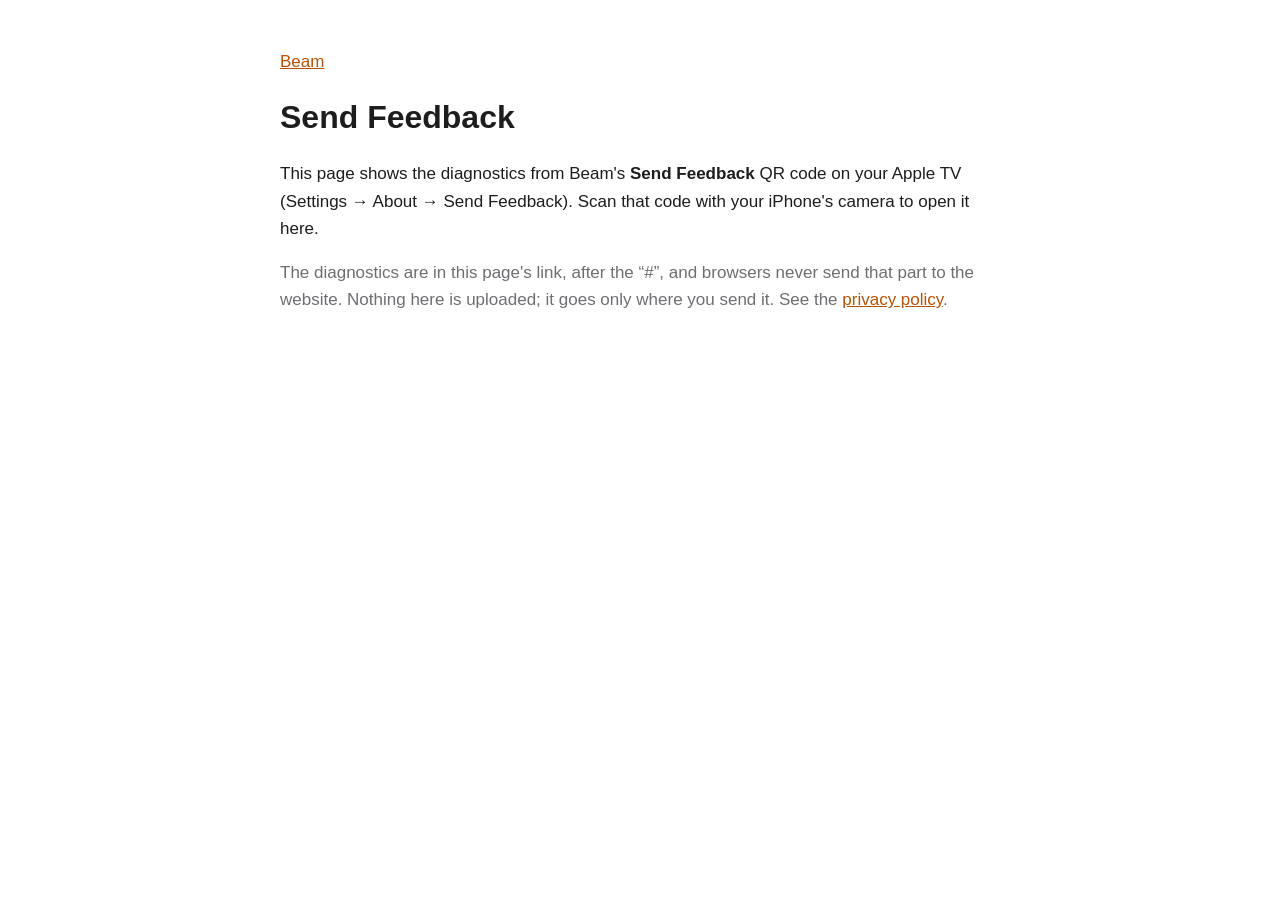
<file: feedback.html>
<!doctype html>
<html lang="en">
<head>
<meta charset="utf-8">
<meta name="viewport" content="width=device-width, initial-scale=1">
<title>Beam Feedback</title>
<link rel="stylesheet" href="style.css">
<style>
  textarea {
    width: 100%; box-sizing: border-box;
    font: 16px/1.5 -apple-system, BlinkMacSystemFont, "Helvetica Neue", Arial, sans-serif;
    color: var(--text); background: transparent;
    border: 1px solid var(--muted); border-radius: 10px; padding: 12px;
  }
  #note { min-height: 120px; }
  #report { min-height: 180px; font-family: ui-monospace, Menlo, monospace; font-size: 13px; color: var(--muted); }
  button {
    display: block; width: 100%; margin: 12px 0 0; padding: 14px;
    font: 600 17px -apple-system, BlinkMacSystemFont, "Helvetica Neue", Arial, sans-serif;
    border: 0; border-radius: 12px; color: #fff; background: var(--link); cursor: pointer;
  }
  .steps { padding-left: 1.2rem; }
  .status { color: var(--muted); min-height: 1.6em; }
  .hidden { display: none; }
</style>
</head>
<body>
<main>
<p class="back"><a href="./">Beam</a></p>
<h1>Send Feedback</h1>

<div id="loaded" class="hidden">
<p class="meta">This is your Apple TV's diagnostics from Beam. Add what happened, then send it through TestFlight.</p>

<h2>What happened?</h2>
<textarea id="note" placeholder="What were you doing, and what went wrong? If a file won't play, its format helps a lot."></textarea>

<h2>Diagnostics</h2>
<textarea id="report" readonly></textarea>

<button id="send">Copy &amp; open TestFlight</button>
<p class="status" id="status"></p>

<h2>Then, in TestFlight</h2>
<ol class="steps">
<li>Open <strong>Beam</strong> (it's listed under Apple TV).</li>
<li>Tap <strong>Send Beta Feedback</strong>.</li>
<li>Paste, and send.</li>
</ol>
</div>

<div id="empty" class="hidden">
<p>This page shows the diagnostics from Beam's <strong>Send Feedback</strong> QR code on your Apple TV (Settings → About → Send Feedback). Scan that code with your iPhone's camera to open it here.</p>
</div>

<p class="meta">The diagnostics are in this page's link, after the “#”, and browsers never send that part to the website. Nothing here is uploaded; it goes only where you send it. See the <a href="privacy.html">privacy policy</a>.</p>
</main>

<script>
(async () => {
  const fromBase64URL = (text) => {
    let b64 = text.replace(/-/g, "+").replace(/_/g, "/");
    while (b64.length % 4) b64 += "=";
    return Uint8Array.from(atob(b64), (c) => c.charCodeAt(0));
  };
  const inflate = async (bytes) => {
    const stream = new Blob([bytes]).stream().pipeThrough(new DecompressionStream("deflate-raw"));
    return new Uint8Array(await new Response(stream).arrayBuffer());
  };

  let report = "";
  try {
    const params = new URLSearchParams(location.hash.slice(1));
    if (params.has("z")) {
      report = new TextDecoder().decode(await inflate(fromBase64URL(params.get("z"))));
    } else if (params.has("r")) {
      report = new TextDecoder().decode(fromBase64URL(params.get("r")));
    }
  } catch (error) {
    report = "";
  }

  if (!report) {
    document.getElementById("empty").classList.remove("hidden");
    return;
  }
  document.getElementById("report").value = report;
  document.getElementById("loaded").classList.remove("hidden");

  document.getElementById("send").addEventListener("click", async () => {
    const note = document.getElementById("note").value.trim();
    const text = (note ? note + "\n\n---\n" : "") + report;
    const status = document.getElementById("status");
    try {
      await navigator.clipboard.writeText(text);
      status.textContent = "Copied. Opening TestFlight…";
    } catch (error) {
      const box = document.getElementById("report");
      box.value = text;
      box.select();
      status.textContent = "Select all and copy the diagnostics above, then open TestFlight.";
    }
    setTimeout(() => { location.href = "itms-beta://"; }, 400);
  });
})();
</script>
</body>
</html>
</file>
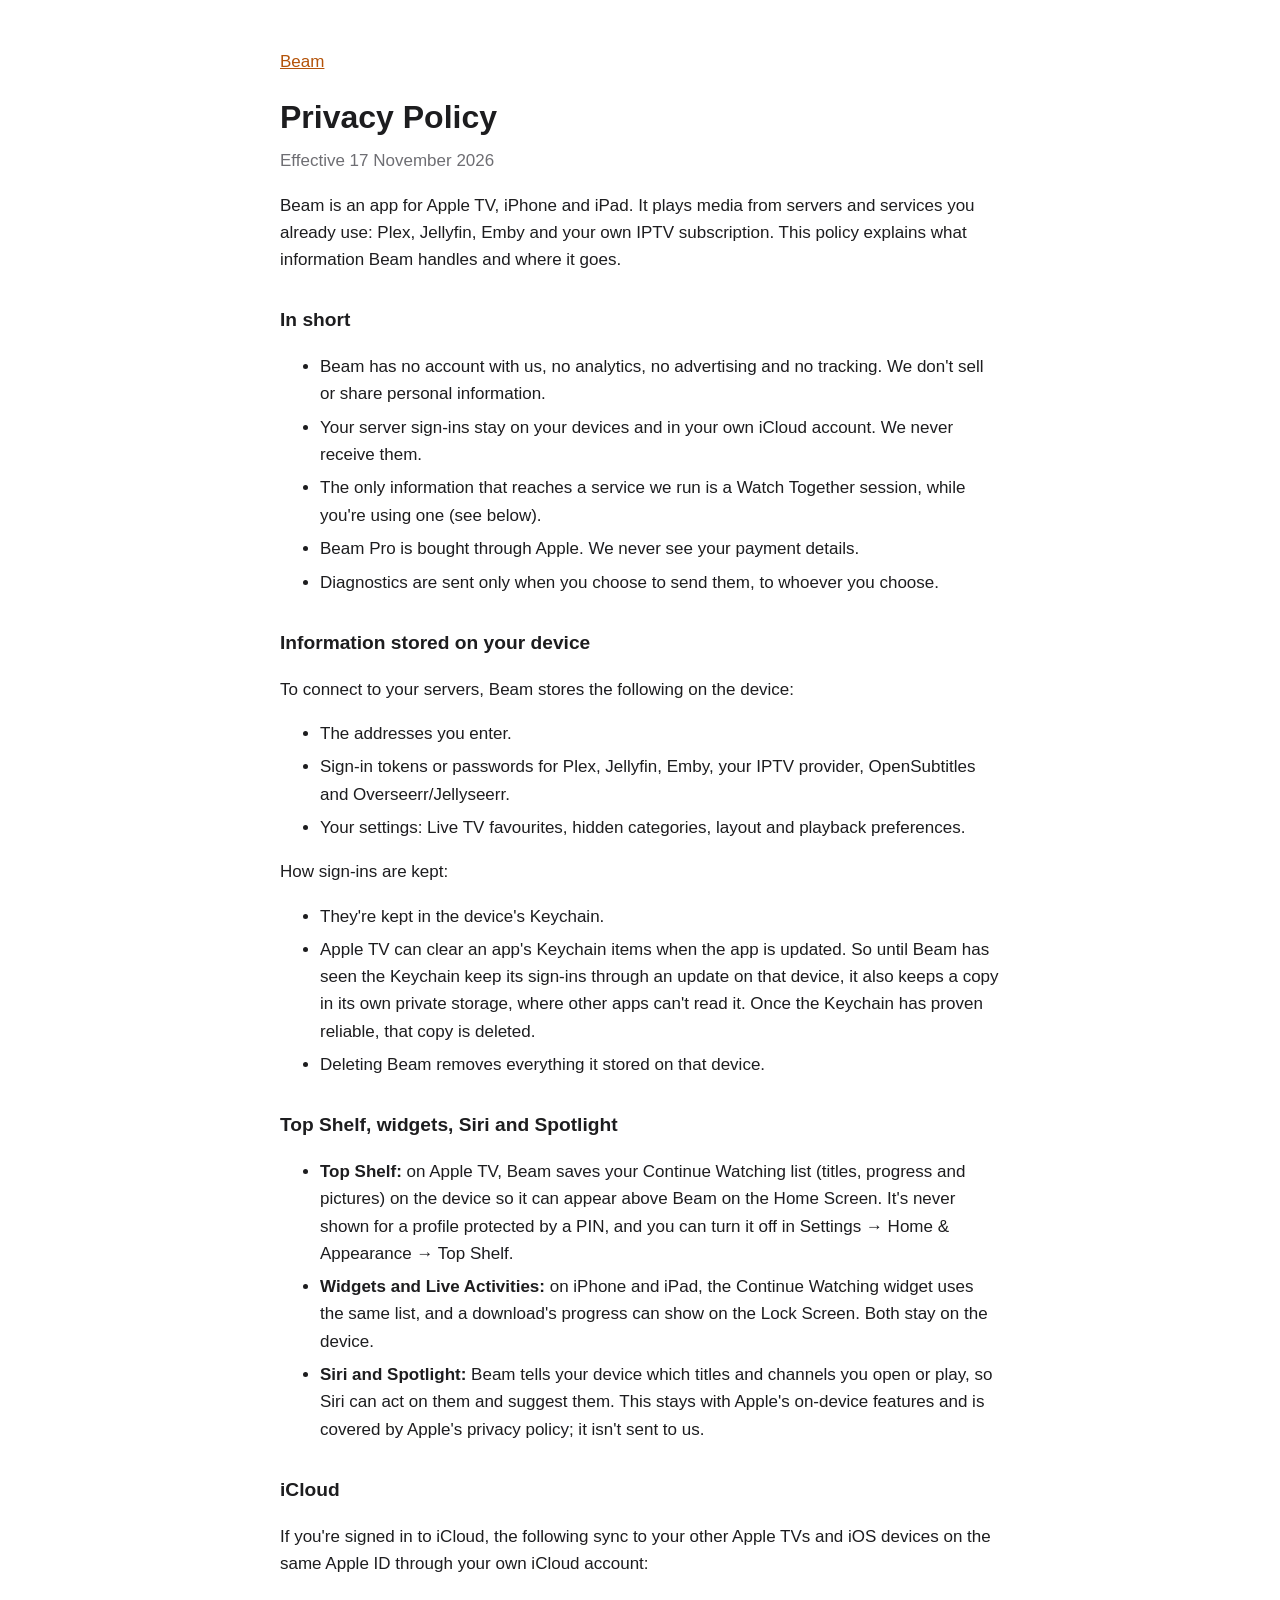
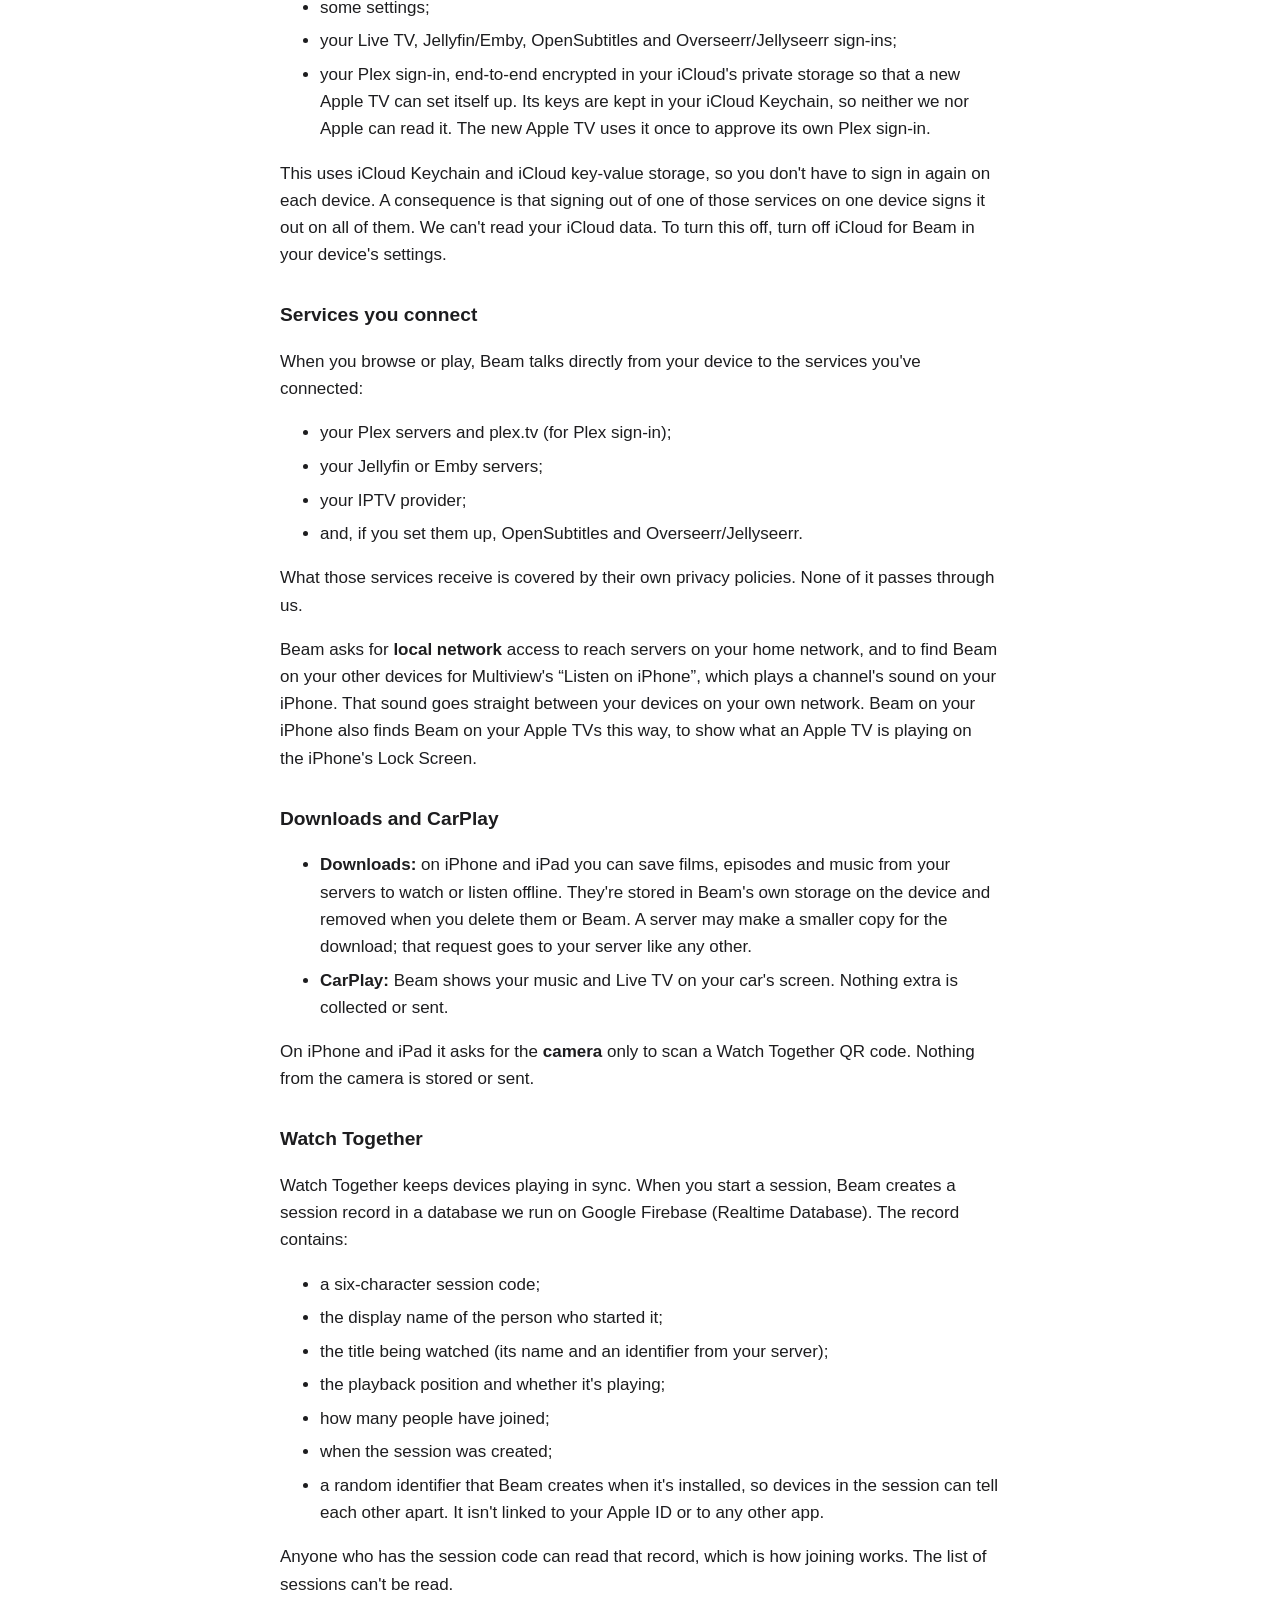
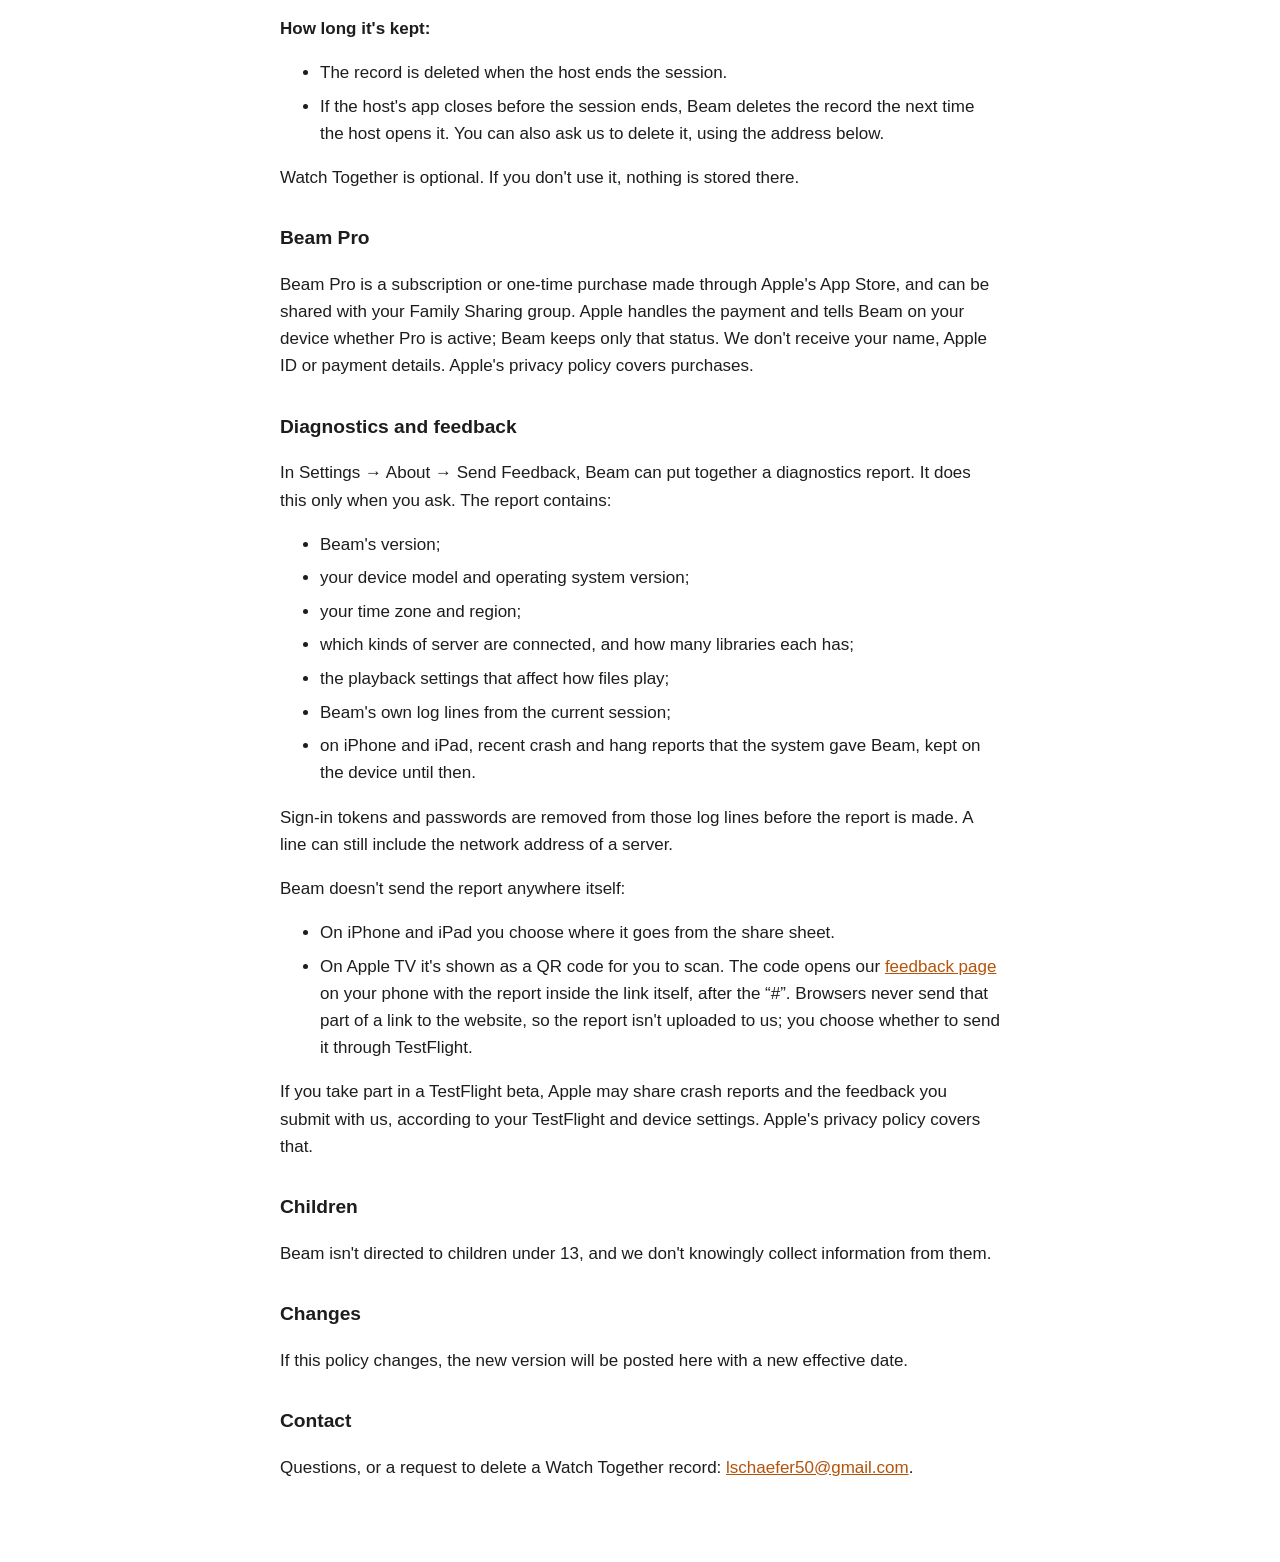
<file: privacy.html>
<!doctype html>
<html lang="en">
<head>
<meta charset="utf-8">
<meta name="viewport" content="width=device-width, initial-scale=1">
<title>Beam Privacy Policy</title>
<link rel="stylesheet" href="style.css">
</head>
<body>
<main>
<p class="back"><a href="./">Beam</a></p>
<h1>Privacy Policy</h1>
<p class="meta">Effective 17 November 2026</p>

<p>Beam is an app for Apple TV, iPhone and iPad. It plays media from servers and services you already use: Plex, Jellyfin, Emby and your own IPTV subscription. This policy explains what information Beam handles and where it goes.</p>

<h2>In short</h2>
<ul>
<li>Beam has no account with us, no analytics, no advertising and no tracking. We don't sell or share personal information.</li>
<li>Your server sign-ins stay on your devices and in your own iCloud account. We never receive them.</li>
<li>The only information that reaches a service we run is a Watch Together session, while you're using one (see below).</li>
<li>Beam Pro is bought through Apple. We never see your payment details.</li>
<li>Diagnostics are sent only when you choose to send them, to whoever you choose.</li>
</ul>

<h2>Information stored on your device</h2>
<p>To connect to your servers, Beam stores the following on the device:</p>
<ul>
<li>The addresses you enter.</li>
<li>Sign-in tokens or passwords for Plex, Jellyfin, Emby, your IPTV provider, OpenSubtitles and Overseerr/Jellyseerr.</li>
<li>Your settings: Live TV favourites, hidden categories, layout and playback preferences.</li>
</ul>
<p>How sign-ins are kept:</p>
<ul>
<li>They're kept in the device's Keychain.</li>
<li>Apple TV can clear an app's Keychain items when the app is updated. So until Beam has seen the Keychain keep its sign-ins through an update on that device, it also keeps a copy in its own private storage, where other apps can't read it. Once the Keychain has proven reliable, that copy is deleted.</li>
<li>Deleting Beam removes everything it stored on that device.</li>
</ul>

<h2>Top Shelf, widgets, Siri and Spotlight</h2>
<ul>
<li><strong>Top Shelf:</strong> on Apple TV, Beam saves your Continue Watching list (titles, progress and pictures) on the device so it can appear above Beam on the Home Screen. It's never shown for a profile protected by a PIN, and you can turn it off in Settings → Home &amp; Appearance → Top Shelf.</li>
<li><strong>Widgets and Live Activities:</strong> on iPhone and iPad, the Continue Watching widget uses the same list, and a download's progress can show on the Lock Screen. Both stay on the device.</li>
<li><strong>Siri and Spotlight:</strong> Beam tells your device which titles and channels you open or play, so Siri can act on them and suggest them. This stays with Apple's on-device features and is covered by Apple's privacy policy; it isn't sent to us.</li>
</ul>

<h2>iCloud</h2>
<p>If you're signed in to iCloud, the following sync to your other Apple TVs and iOS devices on the same Apple ID through your own iCloud account:</p>
<ul>
<li>some settings;</li>
<li>your Live TV, Jellyfin/Emby, OpenSubtitles and Overseerr/Jellyseerr sign-ins;</li>
<li>your Plex sign-in, end-to-end encrypted in your iCloud's private storage so that a new Apple TV can set itself up. Its keys are kept in your iCloud Keychain, so neither we nor Apple can read it. The new Apple TV uses it once to approve its own Plex sign-in.</li>
</ul>
<p>This uses iCloud Keychain and iCloud key-value storage, so you don't have to sign in again on each device. A consequence is that signing out of one of those services on one device signs it out on all of them. We can't read your iCloud data. To turn this off, turn off iCloud for Beam in your device's settings.</p>

<h2>Services you connect</h2>
<p>When you browse or play, Beam talks directly from your device to the services you've connected:</p>
<ul>
<li>your Plex servers and plex.tv (for Plex sign-in);</li>
<li>your Jellyfin or Emby servers;</li>
<li>your IPTV provider;</li>
<li>and, if you set them up, OpenSubtitles and Overseerr/Jellyseerr.</li>
</ul>
<p>What those services receive is covered by their own privacy policies. None of it passes through us.</p>
<p>Beam asks for <strong>local network</strong> access to reach servers on your home network, and to find Beam on your other devices for Multiview's “Listen on iPhone”, which plays a channel's sound on your iPhone. That sound goes straight between your devices on your own network. Beam on your iPhone also finds Beam on your Apple TVs this way, to show what an Apple TV is playing on the iPhone's Lock Screen.</p>

<h2>Downloads and CarPlay</h2>
<ul>
<li><strong>Downloads:</strong> on iPhone and iPad you can save films, episodes and music from your servers to watch or listen offline. They're stored in Beam's own storage on the device and removed when you delete them or Beam. A server may make a smaller copy for the download; that request goes to your server like any other.</li>
<li><strong>CarPlay:</strong> Beam shows your music and Live TV on your car's screen. Nothing extra is collected or sent.</li>
</ul>
<p>On iPhone and iPad it asks for the <strong>camera</strong> only to scan a Watch Together QR code. Nothing from the camera is stored or sent.</p>

<h2>Watch Together</h2>
<p>Watch Together keeps devices playing in sync. When you start a session, Beam creates a session record in a database we run on Google Firebase (Realtime Database). The record contains:</p>
<ul>
<li>a six-character session code;</li>
<li>the display name of the person who started it;</li>
<li>the title being watched (its name and an identifier from your server);</li>
<li>the playback position and whether it's playing;</li>
<li>how many people have joined;</li>
<li>when the session was created;</li>
<li>a random identifier that Beam creates when it's installed, so devices in the session can tell each other apart. It isn't linked to your Apple ID or to any other app.</li>
</ul>
<p>Anyone who has the session code can read that record, which is how joining works. The list of sessions can't be read.</p>
<p><strong>How long it's kept:</strong></p>
<ul>
<li>The record is deleted when the host ends the session.</li>
<li>If the host's app closes before the session ends, Beam deletes the record the next time the host opens it. You can also ask us to delete it, using the address below.</li>
</ul>
<p>Watch Together is optional. If you don't use it, nothing is stored there.</p>

<h2>Beam Pro</h2>
<p>Beam Pro is a subscription or one-time purchase made through Apple's App Store, and can be shared with your Family Sharing group. Apple handles the payment and tells Beam on your device whether Pro is active; Beam keeps only that status. We don't receive your name, Apple ID or payment details. Apple's privacy policy covers purchases.</p>

<h2>Diagnostics and feedback</h2>
<p>In Settings → About → Send Feedback, Beam can put together a diagnostics report. It does this only when you ask. The report contains:</p>
<ul>
<li>Beam's version;</li>
<li>your device model and operating system version;</li>
<li>your time zone and region;</li>
<li>which kinds of server are connected, and how many libraries each has;</li>
<li>the playback settings that affect how files play;</li>
<li>Beam's own log lines from the current session;</li>
<li>on iPhone and iPad, recent crash and hang reports that the system gave Beam, kept on the device until then.</li>
</ul>
<p>Sign-in tokens and passwords are removed from those log lines before the report is made. A line can still include the network address of a server.</p>
<p>Beam doesn't send the report anywhere itself:</p>
<ul>
<li>On iPhone and iPad you choose where it goes from the share sheet.</li>
<li>On Apple TV it's shown as a QR code for you to scan. The code opens our <a href="feedback.html">feedback page</a> on your phone with the report inside the link itself, after the “#”. Browsers never send that part of a link to the website, so the report isn't uploaded to us; you choose whether to send it through TestFlight.</li>
</ul>
<p>If you take part in a TestFlight beta, Apple may share crash reports and the feedback you submit with us, according to your TestFlight and device settings. Apple's privacy policy covers that.</p>

<h2>Children</h2>
<p>Beam isn't directed to children under 13, and we don't knowingly collect information from them.</p>

<h2>Changes</h2>
<p>If this policy changes, the new version will be posted here with a new effective date.</p>

<h2>Contact</h2>
<p>Questions, or a request to delete a Watch Together record: <a href="mailto:lschaefer50@gmail.com">lschaefer50@gmail.com</a>.</p>
</main>
</body>
</html>
</file>
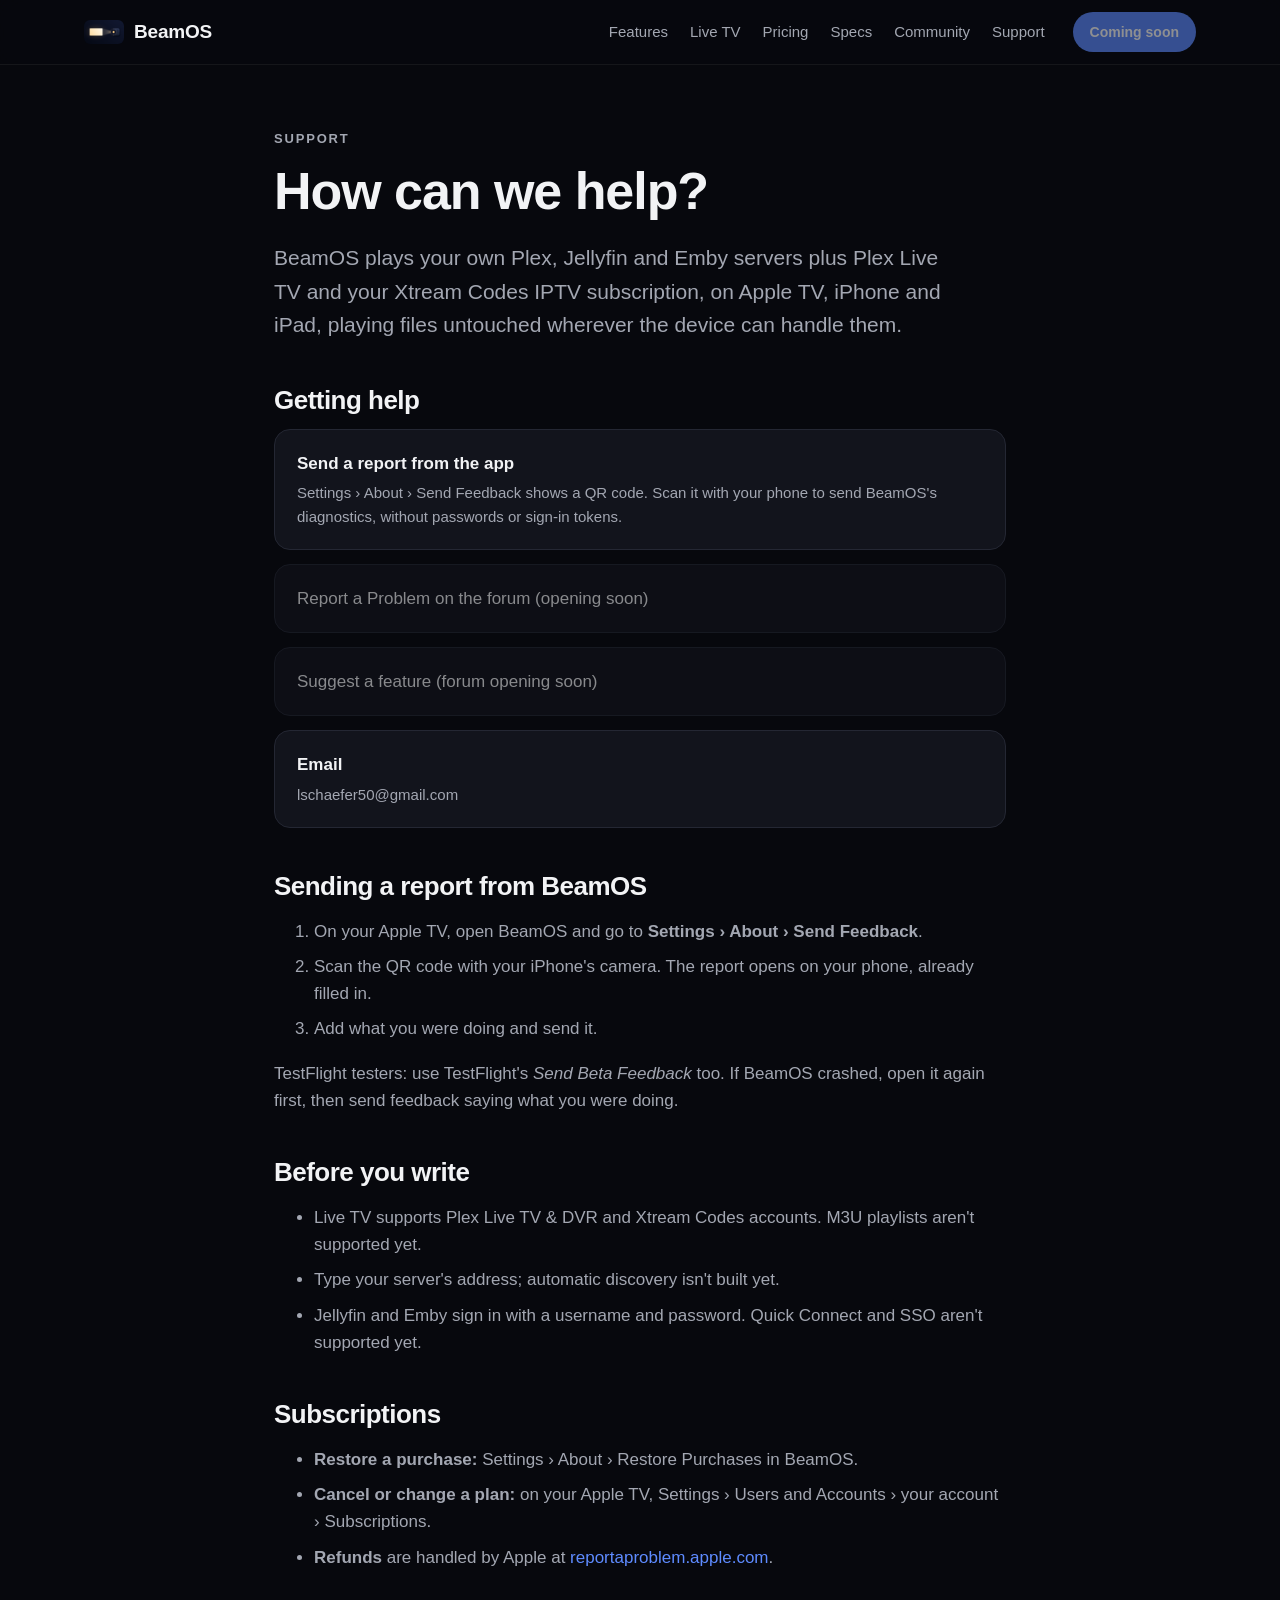
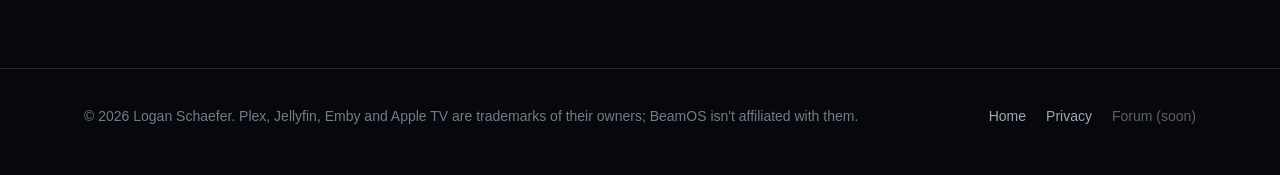
<file: support.html>
<!doctype html>
<html lang="en">
<head>
<meta charset="utf-8">
<meta name="viewport" content="width=device-width, initial-scale=1">
<title>BeamOS Support</title>
<meta name="description" content="Get help with BeamOS: send a report from the app, ask the community, or email us.">
<meta name="theme-color" content="#07080d">
<link rel="icon" href="assets/icon.png">
<link rel="stylesheet" href="assets/site.css?v=8">
<script src="assets/config.js?v=2" defer></script>
</head>
<body>

<header class="site-header">
  <div class="wrap">
    <a class="brand" href="index.html"><img src="assets/icon.png" alt="">BeamOS</a>
    <button class="menu-toggle" aria-expanded="false" aria-controls="site-nav">Menu</button>
    <nav class="nav" id="site-nav" aria-label="Main">
      <a href="index.html#features">Features</a>
      <a href="index.html#live-tv">Live TV</a>
      <a href="index.html#pricing">Pricing</a>
      <a href="index.html#specs">Specs</a>
      <a href="index.html#community">Community</a>
      <a href="support.html" aria-current="page">Support</a>
    </nav>
    <a class="btn btn-primary btn-small" data-link="appStore" data-soon-text="Coming soon">Get BeamOS</a>
  </div>
</header>

<main class="page">
  <p class="eyebrow">Support</p>
  <h1>How can we help?</h1>
  <p class="lede">BeamOS plays your own Plex, Jellyfin and Emby servers plus Plex Live TV and your Xtream Codes IPTV subscription, on Apple TV, iPhone and iPad, playing files untouched wherever the device can handle them.</p>

  <h2>Getting help</h2>
  <a class="card-link" href="#from-the-app"><strong>Send a report from the app</strong>
    <span>Settings › About › Send Feedback shows a QR code. Scan it with your phone to send BeamOS's diagnostics, without passwords or sign-in tokens.</span></a>
  <a class="card-link" data-link="bugs" data-soon-text="Report a Problem on the forum (opening soon)"><strong>Report a Problem on the forum</strong>
    <span>Search whether someone has seen it already, or start a new topic with the title, your server and what happened.</span></a>
  <a class="card-link" data-link="suggestions" data-soon-text="Suggest a feature (forum opening soon)"><strong>Suggest a feature</strong>
    <span>Share ideas and vote on what comes next.</span></a>
  <a class="card-link" href="mailto:lschaefer50@gmail.com"><strong>Email</strong>
    <span>lschaefer50@gmail.com</span></a>

  <h2 id="from-the-app">Sending a report from BeamOS</h2>
  <ol>
    <li>On your Apple TV, open BeamOS and go to <strong>Settings › About › Send Feedback</strong>.</li>
    <li>Scan the QR code with your iPhone's camera. The report opens on your phone, already filled in.</li>
    <li>Add what you were doing and send it.</li>
  </ol>
  <p>TestFlight testers: use TestFlight's <em>Send Beta Feedback</em> too. If BeamOS crashed, open it again first, then send feedback saying what you were doing.</p>

  <h2>Before you write</h2>
  <ul>
    <li>Live TV supports Plex Live TV &amp; DVR and Xtream Codes accounts. M3U playlists aren't supported yet.</li>
    <li>Type your server's address; automatic discovery isn't built yet.</li>
    <li>Jellyfin and Emby sign in with a username and password. Quick Connect and SSO aren't supported yet.</li>
  </ul>

  <h2>Subscriptions</h2>
  <ul>
    <li><strong>Restore a purchase:</strong> Settings › About › Restore Purchases in BeamOS.</li>
    <li><strong>Cancel or change a plan:</strong> on your Apple TV, Settings › Users and Accounts › your account › Subscriptions.</li>
    <li><strong>Refunds</strong> are handled by Apple at <a href="https://reportaproblem.apple.com">reportaproblem.apple.com</a>.</li>
  </ul>
</main>

<footer class="site-footer">
  <div class="wrap">
    <span>© 2026 Logan Schaefer. Plex, Jellyfin, Emby and Apple TV are trademarks of their owners; BeamOS isn't affiliated with them.</span>
    <nav aria-label="Footer">
      <a href="index.html">Home</a>
      <a href="privacy.html">Privacy</a>
      <a data-link="community" data-soon-text="Forum (soon)">Forum</a>
    </nav>
  </div>
</footer>
</body>
</html>
</file>
<file: assets/site.css>
/* BeamOS site. Colours from the app (Design/BeamTheme.swift) and its icon. */
:root {
  --bg: #07080d;
  --bg-2: #0d1020;
  --navy: #121735;
  --card: #12141c;
  --card-border: #242733;
  --text: #f2f3f5;
  --text-2: #a3a7b2;
  --text-3: #767a85;
  --blue: #5e8bff;
  --blue-deep: #3b5fd9;
  --amber: #ffc46b;
  --amber-soft: #ffe7c2;
  --green: #8fd6b1;
  --radius: 18px;
  --max: 1160px;
  color-scheme: dark;
}

* { box-sizing: border-box; }
html { scroll-behavior: smooth; }
@media (prefers-reduced-motion: reduce) { html { scroll-behavior: auto; } }

body {
  margin: 0;
  background: var(--bg);
  color: var(--text);
  font: 17px/1.6 -apple-system, BlinkMacSystemFont, "SF Pro Text", "Helvetica Neue", Arial, sans-serif;
  -webkit-font-smoothing: antialiased;
}
img { max-width: 100%; height: auto; display: block; }
a { color: var(--blue); text-decoration: none; }
a:hover { text-decoration: underline; }
:focus-visible { outline: 3px solid var(--amber); outline-offset: 3px; border-radius: 6px; }

.wrap { max-width: var(--max); margin: 0 auto; padding: 0 24px; }
.eyebrow {
  font-size: 13px; font-weight: 700; letter-spacing: .14em; text-transform: uppercase;
  color: var(--amber); margin: 0 0 12px;
}
h1, h2, h3 { line-height: 1.12; margin: 0; letter-spacing: -0.02em; }
h1 { font-size: clamp(40px, 6.4vw, 76px); font-weight: 800; }
h2 { font-size: clamp(30px, 4vw, 48px); font-weight: 800; }
h3 { font-size: 20px; font-weight: 700; letter-spacing: -0.01em; }
.lede { font-size: clamp(18px, 2vw, 21px); color: var(--text-2); max-width: 680px; }
.muted { color: var(--text-2); }
.small { font-size: 14px; color: var(--text-3); }

/* Header */
.site-header {
  position: sticky; top: 0; z-index: 10;
  background: rgba(7, 8, 13, .78);
  backdrop-filter: saturate(160%) blur(18px);
  -webkit-backdrop-filter: saturate(160%) blur(18px);
  border-bottom: 1px solid rgba(255,255,255,.06);
}
.site-header .wrap { display: flex; align-items: center; gap: 28px; height: 64px; }
.brand { display: flex; align-items: center; gap: 10px; color: var(--text); font-weight: 800; font-size: 19px; letter-spacing: -0.01em; }
.brand:hover { text-decoration: none; }
.brand img { width: 40px; height: 24px; object-fit: cover; border-radius: 6px; }
.nav { display: flex; gap: 22px; margin-left: auto; font-size: 15px; }
.nav a { color: var(--text-2); white-space: nowrap; }
.nav a:hover { color: var(--text); text-decoration: none; }
.menu-toggle { display: none; }

.btn {
  display: inline-flex; align-items: center; justify-content: center; gap: 8px;
  padding: 12px 22px; border-radius: 999px; font-weight: 700; font-size: 16px;
  border: 1px solid transparent; cursor: pointer; white-space: nowrap;
}
.btn:hover { text-decoration: none; filter: brightness(1.08); }
.btn-primary { background: var(--blue); color: #fff; }
.btn-amber { background: var(--amber); color: #1b1407; }
.btn-ghost { background: rgba(255,255,255,.06); color: var(--text); border-color: rgba(255,255,255,.12); }
.btn-small { padding: 8px 16px; font-size: 14px; }

/* Hero */
.hero {
  position: relative; overflow: hidden;
  padding: 88px 0 40px; text-align: center;
  background:
    radial-gradient(1100px 560px at 50% -10%, rgba(94,139,255,.22), transparent 60%),
    radial-gradient(700px 420px at 85% 40%, rgba(255,196,107,.10), transparent 70%),
    linear-gradient(180deg, var(--bg-2), var(--bg));
}
.hero .lede { margin: 22px auto 30px; }
.hero-actions { display: flex; gap: 12px; justify-content: center; flex-wrap: wrap; }
.hero-note { margin-top: 14px; }
.screen {
  margin: 56px auto 0; max-width: 1040px; position: relative;
  border-radius: 22px; padding: 10px;
  background: linear-gradient(180deg, #1b1e2b, #0c0d13);
  border: 1px solid #2a2e3c;
  box-shadow: 0 40px 120px rgba(0,0,0,.6), 0 0 160px rgba(255,196,107,.10);
}
.screen img { border-radius: 14px; width: 100%; }
.screen::after { /* the projector's light falling on the picture */
  content: ""; position: absolute; inset: -40% -10% auto; height: 70%;
  background: radial-gradient(closest-side, rgba(255,214,150,.10), transparent);
  pointer-events: none;
}

/* Logos strip */
.servers { padding: 34px 0 10px; text-align: center; }
.servers ul { list-style: none; display: flex; flex-wrap: wrap; gap: 12px; justify-content: center; padding: 0; margin: 14px 0 0; }
.chip {
  display: inline-flex; align-items: center; gap: 8px; padding: 9px 16px; border-radius: 999px;
  background: var(--card); border: 1px solid var(--card-border); font-weight: 600; font-size: 15px;
}
.dot { width: 10px; height: 10px; border-radius: 50%; display: inline-block; }

/* Story sections */
section { padding: 96px 0; }
.story { display: grid; grid-template-columns: 1fr 1.15fr; gap: 64px; align-items: center; }
.story.flip .story-text { order: 2; }
.story-text p { color: var(--text-2); }
.story-text ul { padding-left: 0; list-style: none; margin: 22px 0 0; }
.story-text li { padding-left: 30px; position: relative; margin-bottom: 12px; color: var(--text); }
.story-text li::before {
  content: ""; position: absolute; left: 0; top: 9px; width: 14px; height: 8px;
  border-left: 2.5px solid var(--amber); border-bottom: 2.5px solid var(--amber); transform: rotate(-45deg);
}
.shot {
  border-radius: 16px; overflow: hidden; border: 1px solid var(--card-border);
  box-shadow: 0 30px 80px rgba(0,0,0,.5);
}
.story.solo { grid-template-columns: 1fr; max-width: 760px; }
.band { background: linear-gradient(180deg, var(--bg), #0b0d18 30%, #0b0d18 70%, var(--bg)); }

/* Quote */
.quote { text-align: center; padding: 40px 0 0; }
.quote blockquote { margin: 0 auto; max-width: 820px; font-size: clamp(22px, 3vw, 32px); font-weight: 700; line-height: 1.3; }
.quote cite { display: block; margin-top: 14px; font-style: normal; color: var(--text-3); font-size: 15px; letter-spacing: .08em; text-transform: uppercase; }

/* Live TV guide mock (fictional channels, drawn in HTML) */
.guide {
  border-radius: 18px; overflow: hidden; border: 1px solid var(--card-border);
  background: #0c0e17; box-shadow: 0 30px 80px rgba(0,0,0,.5); font-size: 14px;
}
.guide-head { display: grid; grid-template-columns: 110px repeat(4, 1fr); color: var(--text-3); font-weight: 600; padding: 12px 12px 6px; }
.guide-row { display: grid; grid-template-columns: 110px 1fr; gap: 6px; padding: 4px 12px; }
.guide-row .ch {
  background: #e9ecf3; color: #12131a; border-radius: 9px; display: flex; align-items: center; justify-content: center;
  font-weight: 800; font-size: 13px; text-align: center; padding: 6px; min-height: 52px;
}
.guide-row .progs { display: grid; gap: 5px; }
.prog { border-radius: 9px; padding: 7px 10px; color: #fff; min-height: 52px; overflow: hidden; }
.prog small { display: block; opacity: .75; font-size: 12px; }
.prog b { display: block; white-space: nowrap; overflow: hidden; text-overflow: ellipsis; }
.prog.focus { outline: 3px solid #fff; outline-offset: -1px; }
.p1 { background: #2f5d8a; } .p2 { background: #7a3b6e; } .p3 { background: #2f7466; }
.p4 { background: #8a5a2b; } .p5 { background: #4b4f9c; } .p6 { background: #8b3a3a; }
.guide-foot { padding: 10px 12px 14px; color: var(--text-3); font-size: 13px; }

/* Multiview illustration: the player shot plus drawn live tiles (fictional channels) */
.mv { position: relative; border-radius: 16px; overflow: hidden; border: 1px solid var(--card-border); box-shadow: 0 30px 80px rgba(0,0,0,.5); }
.mv > img { width: 100%; filter: brightness(.9); }
.mv-stack { position: absolute; right: 3%; bottom: 5%; width: 30%; display: grid; gap: 8px; }
.mv-tile { aspect-ratio: 16 / 9; border-radius: 10px; padding: 8px 10px; color: #fff; display: flex; flex-direction: column; justify-content: flex-end;
  border: 2px solid rgba(255,255,255,.85); box-shadow: 0 8px 24px rgba(0,0,0,.5); font-size: 13px; line-height: 1.25; position: relative; }
.mv-tile b { font-size: 13px; } .mv-tile small { opacity: .8; font-size: 11px; }
.mv-live { position: absolute; top: 7px; left: 8px; background: #ff5a5a; color: #fff; font-size: 10px; font-weight: 800; letter-spacing: .06em; padding: 1px 6px; border-radius: 4px; }
.mv-audio { position: absolute; left: 3%; top: 5%; background: rgba(0,0,0,.6); color: #fff; font-size: 13px; font-weight: 600; padding: 4px 10px; border-radius: 999px; }
@media (max-width: 600px) { .mv-tile small { display: none; } .mv-tile { padding: 6px 8px; } .mv-tile b { font-size: 11px; } }

/* Listen on iPhone illustration (drawn; wording matches the app) */
.phone-wrap { display: flex; justify-content: center; }
.phone { width: 300px; max-width: 100%; aspect-ratio: 9 / 18.5; border-radius: 44px; background: #0b0c12; border: 10px solid #23262f;
  box-shadow: 0 30px 80px rgba(0,0,0,.55), 0 0 120px rgba(94,139,255,.15); padding: 52px 18px 18px; position: relative; display: flex; flex-direction: column; gap: 14px; }
.phone-notch { position: absolute; top: 12px; left: 50%; transform: translateX(-50%); width: 96px; height: 26px; border-radius: 14px; background: #000; }
.phone-kicker { margin: 0; color: var(--text-3); font-size: 13px; font-weight: 600; }
.phone-title { margin: -8px 0 0; font-size: 24px; font-weight: 800; }
.chip-row { display: flex; flex-wrap: wrap; gap: 8px; }
.pchip { font-size: 13px; font-weight: 600; padding: 7px 12px; border-radius: 999px; background: #1a1d28; border: 1px solid #2c3040; }
.pchip em { font-style: normal; color: var(--text-3); font-weight: 500; }
.pchip.on { background: var(--blue); border-color: var(--blue); color: #fff; }
.now { margin-top: auto; background: linear-gradient(160deg, #8b3a3a, #4a1f2c); border-radius: 18px; padding: 16px; position: relative; display: flex; flex-direction: column; gap: 2px; }
.now .mv-live { position: static; align-self: flex-start; margin-bottom: 6px; }
.now small { color: rgba(255,255,255,.75); font-size: 12px; }
.bars { display: flex; gap: 4px; align-items: flex-end; height: 22px; margin-top: 10px; }
.bars i { width: 5px; border-radius: 3px; background: #fff; opacity: .9; }
.bars i:nth-child(1){height:40%} .bars i:nth-child(2){height:90%} .bars i:nth-child(3){height:60%} .bars i:nth-child(4){height:100%} .bars i:nth-child(5){height:50%}
.sync { display: flex; align-items: center; gap: 10px; color: var(--text-2); font-size: 14px; font-weight: 600; }
.sync span:first-child { margin-right: auto; }
.pm { width: 34px; height: 34px; border-radius: 50%; background: #1a1d28; display: grid; place-items: center; color: var(--text); font-size: 18px; }

/* Feature grid */
.grid-head { text-align: center; max-width: 760px; margin: 0 auto 48px; }
.grid-head .lede { margin: 16px auto 0; }
.features { display: grid; grid-template-columns: repeat(3, 1fr); gap: 18px; }
.feature {
  background: var(--card); border: 1px solid var(--card-border); border-radius: var(--radius);
  padding: 26px;
}
.feature .icon {
  width: 44px; height: 44px; border-radius: 12px; display: grid; place-items: center; margin-bottom: 16px;
  background: rgba(94,139,255,.14); color: var(--blue);
}
.feature .icon svg { width: 24px; height: 24px; }
.feature p { color: var(--text-2); margin: 8px 0 0; font-size: 16px; }
.tag { display: inline-block; font-size: 11px; font-weight: 800; letter-spacing: .08em; color: #1b1407; background: var(--amber); border-radius: 6px; padding: 2px 6px; margin-left: 6px; vertical-align: 3px; }

/* Pricing */
.pricing { background:
    radial-gradient(900px 500px at 50% 0%, rgba(94,139,255,.16), transparent 65%), var(--bg); }
.plans { display: grid; grid-template-columns: repeat(3, 1fr); gap: 20px; margin-top: 48px; align-items: stretch; }
.plan {
  background: var(--card); border: 1px solid var(--card-border); border-radius: 22px; padding: 30px;
  display: flex; flex-direction: column;
}
.plan.best { border: 2px solid var(--blue); background: linear-gradient(180deg, #161b33, var(--card)); position: relative; }
.plan .badge {
  position: absolute; top: -13px; left: 50%; transform: translateX(-50%);
  background: var(--blue); color: #fff; font-size: 12px; font-weight: 800; letter-spacing: .1em;
  padding: 5px 12px; border-radius: 999px;
}
.plan .price { font-size: 48px; font-weight: 800; letter-spacing: -0.03em; margin: 12px 0 0; }
.plan .per { color: var(--text-2); font-size: 16px; font-weight: 500; }
.plan .note { color: var(--text-2); margin: 10px 0 24px; flex: 1; }
.plan .btn { width: 100%; }
.included { margin-top: 48px; display: grid; grid-template-columns: repeat(3, 1fr); gap: 10px 28px; color: var(--text-2); list-style: none; padding: 0; }
.included li { padding-left: 26px; position: relative; }
.included li::before { content: "✓"; position: absolute; left: 0; color: var(--green); font-weight: 800; }
.fine { margin-top: 28px; text-align: center; }

/* Specs */
.specs { width: 100%; border-collapse: collapse; margin-top: 40px; }
.specs th, .specs td { text-align: left; vertical-align: top; padding: 18px 0; border-bottom: 1px solid var(--card-border); }
.specs th { width: 220px; font-weight: 700; padding-right: 24px; }
.specs td { color: var(--text-2); }

/* Community */
.community-grid { display: grid; grid-template-columns: 1.1fr 1fr; gap: 40px; align-items: start; margin-top: 40px; }
.cats { display: grid; gap: 12px; }
.cat {
  display: flex; gap: 16px; align-items: flex-start; background: var(--card); border: 1px solid var(--card-border);
  border-radius: 16px; padding: 18px 20px; color: var(--text);
}
.cat:hover { text-decoration: none; border-color: #3a4054; }
.cat .swatch { width: 12px; height: 40px; border-radius: 4px; flex: none; }
.cat p { margin: 4px 0 0; color: var(--text-2); font-size: 15px; }
.notify {
  background: linear-gradient(180deg, #171c35, var(--card)); border: 1px solid #2d3557; border-radius: 22px; padding: 30px;
}
.notify h3 { font-size: 24px; }
.notify ol { color: var(--text-2); padding-left: 20px; }
.notify ol li { margin-bottom: 8px; }

/* FAQ */
.faq { max-width: 820px; margin: 40px auto 0; }
.faq details { border-bottom: 1px solid var(--card-border); padding: 18px 0; }
.faq summary { cursor: pointer; font-weight: 700; font-size: 18px; list-style: none; display: flex; justify-content: space-between; gap: 16px; }
.faq summary::-webkit-details-marker { display: none; }
.faq summary::after { content: "+"; color: var(--text-3); font-size: 22px; line-height: 1; }
.faq details[open] summary::after { content: "–"; }
.faq details p { color: var(--text-2); margin: 12px 0 0; }

/* Final call */
.cta { text-align: center; padding: 110px 0; background:
  radial-gradient(700px 360px at 50% 100%, rgba(255,196,107,.16), transparent 70%), var(--bg); }
.cta .lede { margin: 16px auto 28px; }

/* Footer */
.site-footer { border-top: 1px solid var(--card-border); padding: 36px 0 48px; color: var(--text-3); font-size: 14px; }
.site-footer .wrap { display: flex; flex-wrap: wrap; gap: 18px 28px; align-items: center; }
.site-footer nav { display: flex; flex-wrap: wrap; gap: 20px; margin-left: auto; }
.site-footer a { color: var(--text-2); }

/* Plain pages (support) */
.page { max-width: 780px; margin: 0 auto; padding: 64px 24px 80px; }
.page h1 { font-size: clamp(36px, 5vw, 52px); }
.page h2 { font-size: 26px; margin-top: 44px; }
.page p, .page li { color: var(--text-2); }
.page li { margin-bottom: 8px; }
.card-link { display: block; background: var(--card); border: 1px solid var(--card-border); border-radius: 16px; padding: 20px 22px; margin-top: 14px; color: var(--text); }
.card-link:hover { text-decoration: none; border-color: #3a4054; }
.card-link span { display: block; color: var(--text-2); font-size: 15px; margin-top: 4px; }

/* Layout below tablet width */
@media (max-width: 900px) {
  .story, .community-grid { grid-template-columns: 1fr; gap: 36px; }
  .story.flip .story-text { order: 0; }
  .features { grid-template-columns: 1fr 1fr; }
  .plans { gap: 14px; }
  .plan { padding: 24px 20px; }
  .plan .price { font-size: 38px; }
  .included { grid-template-columns: 1fr 1fr; }
  section { padding: 72px 0; }
}
@media (max-width: 700px) {
  .plans { grid-template-columns: 1fr; max-width: 440px; margin-left: auto; margin-right: auto; }
}
@media (max-width: 880px) {
  .nav { display: none; position: absolute; top: 64px; left: 0; right: 0; flex-direction: column; gap: 0; background: rgba(7,8,13,.97); border-bottom: 1px solid var(--card-border); padding: 8px 24px 16px; }
  .nav.open { display: flex; }
  .nav a { padding: 12px 0; font-size: 17px; }
  .menu-toggle { display: inline-flex; margin-left: auto; background: none; border: 1px solid var(--card-border); color: var(--text); border-radius: 10px; padding: 8px 12px; font: inherit; font-size: 15px; }
  .site-header .btn { display: none; }
}
@media (max-width: 600px) {
  .wrap { padding: 0 16px; }
  .features, .plans, .included { grid-template-columns: 1fr; }
  .hero { padding-top: 56px; }
  .specs th { width: 120px; }
  .guide { font-size: 12px; }
  .guide-head { grid-template-columns: 76px repeat(2, 1fr); }
  .guide-row { grid-template-columns: 76px 1fr; }
  .guide-head span:nth-child(n+2) { display: none; }
}

/* Links whose destination isn't live yet (see config.js). */
a.soon { opacity: .55; cursor: default; pointer-events: none; }
a.cat.soon { opacity: .8; }
</file>
<file: style.css>
:root {
  --bg: #ffffff;
  --text: #1d1d1f;
  --muted: #6e6e73;
  --link: #b45309;
}
@media (prefers-color-scheme: dark) {
  :root { --bg: #111114; --text: #f2f2f4; --muted: #a1a1aa; --link: #f59e0b; }
}
body {
  margin: 0;
  background: var(--bg);
  color: var(--text);
  font: 17px/1.6 -apple-system, BlinkMacSystemFont, "Helvetica Neue", Arial, sans-serif;
}
main { max-width: 720px; margin: 0 auto; padding: 48px 16px 64px; }
h1 { font-size: 2rem; margin: 0 0 4px; }
h2 { font-size: 1.2rem; margin-top: 2rem; }
.meta, .back { color: var(--muted); margin-top: 0; }
a { color: var(--link); }
li { margin-bottom: 0.4rem; }
</file>
